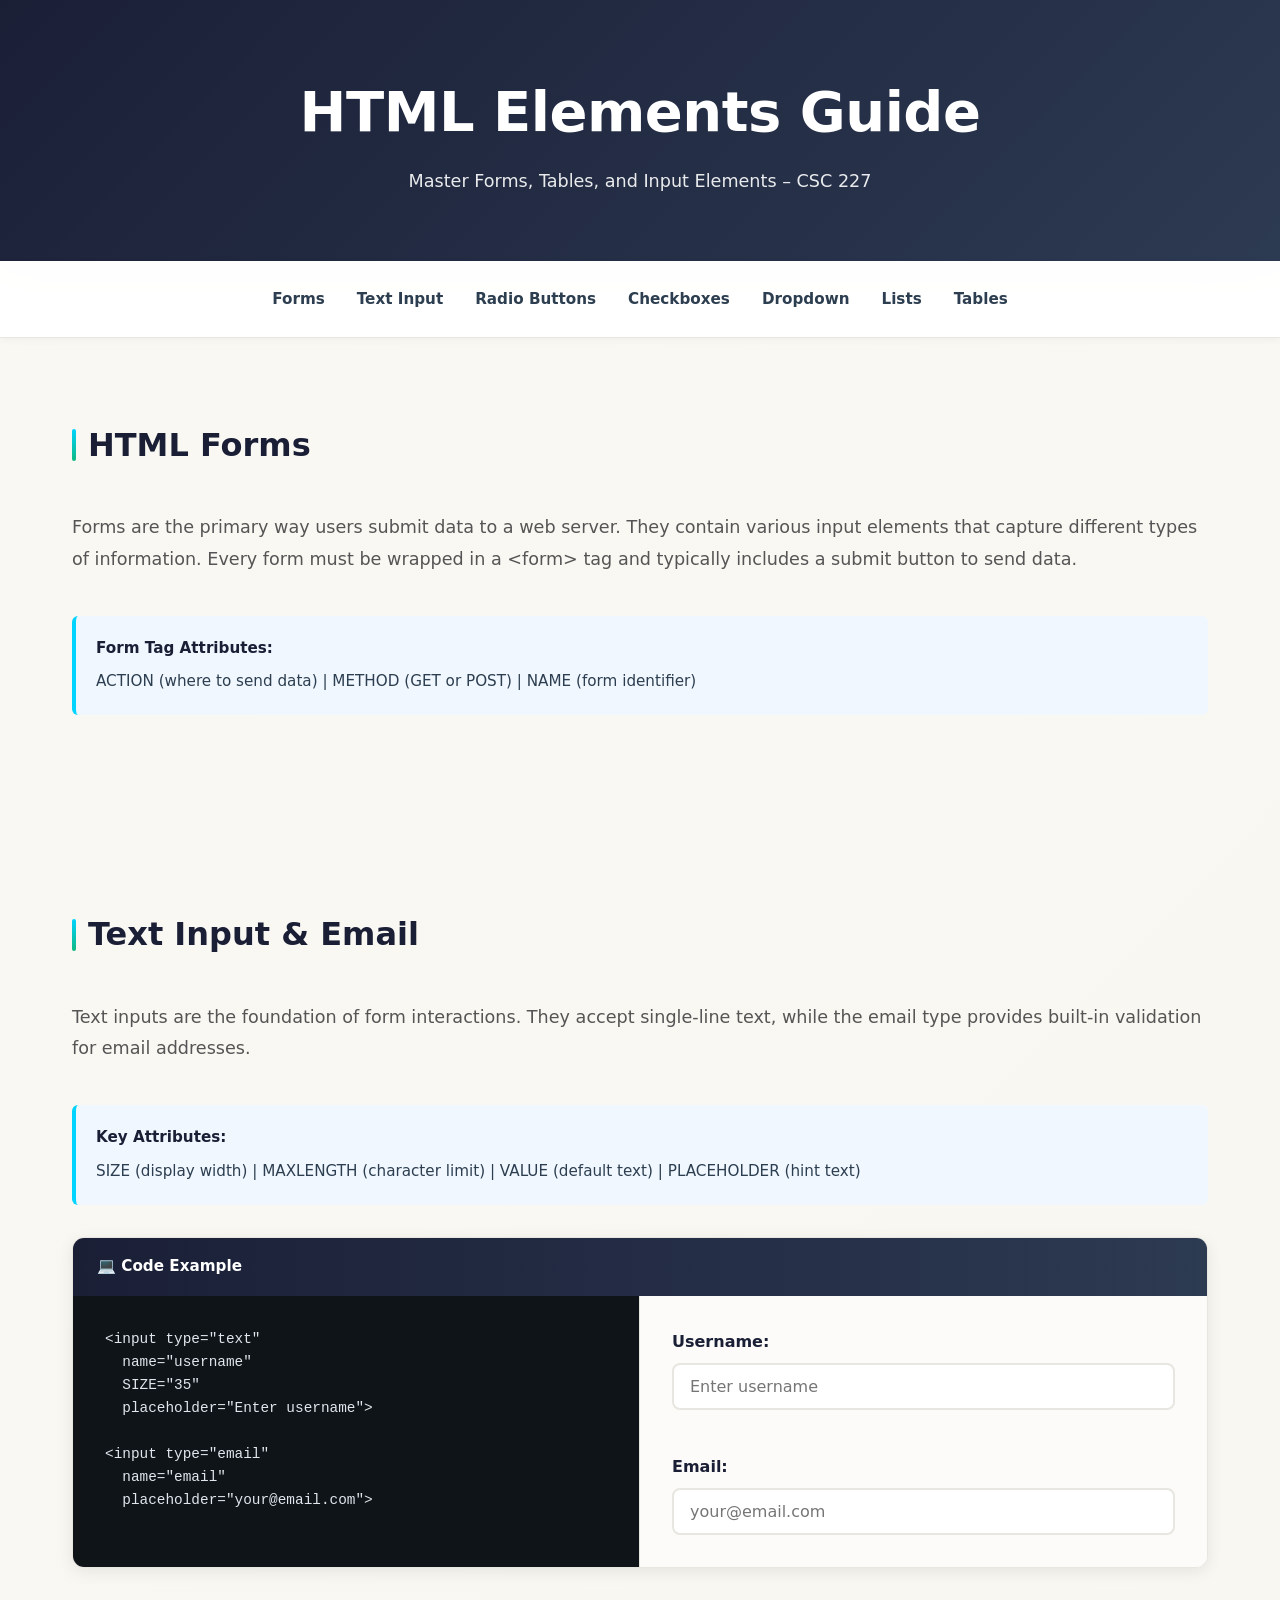
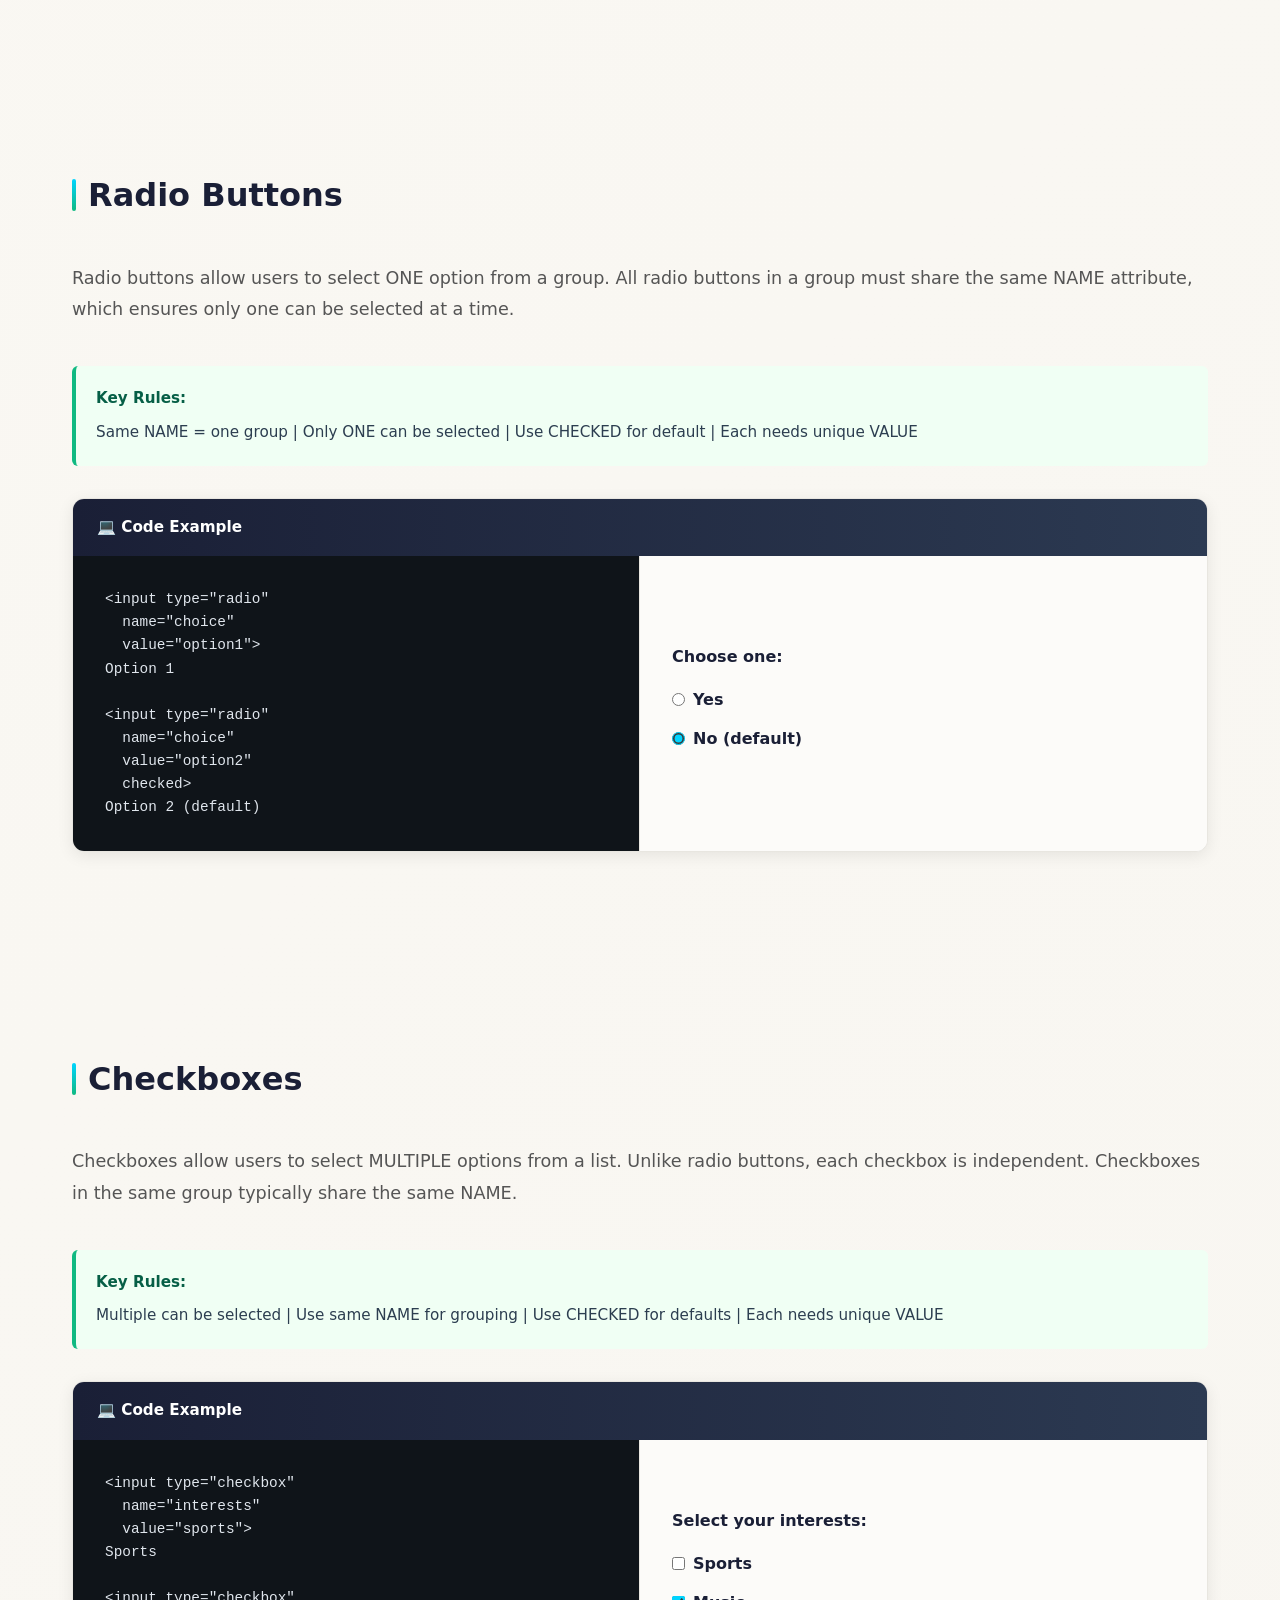
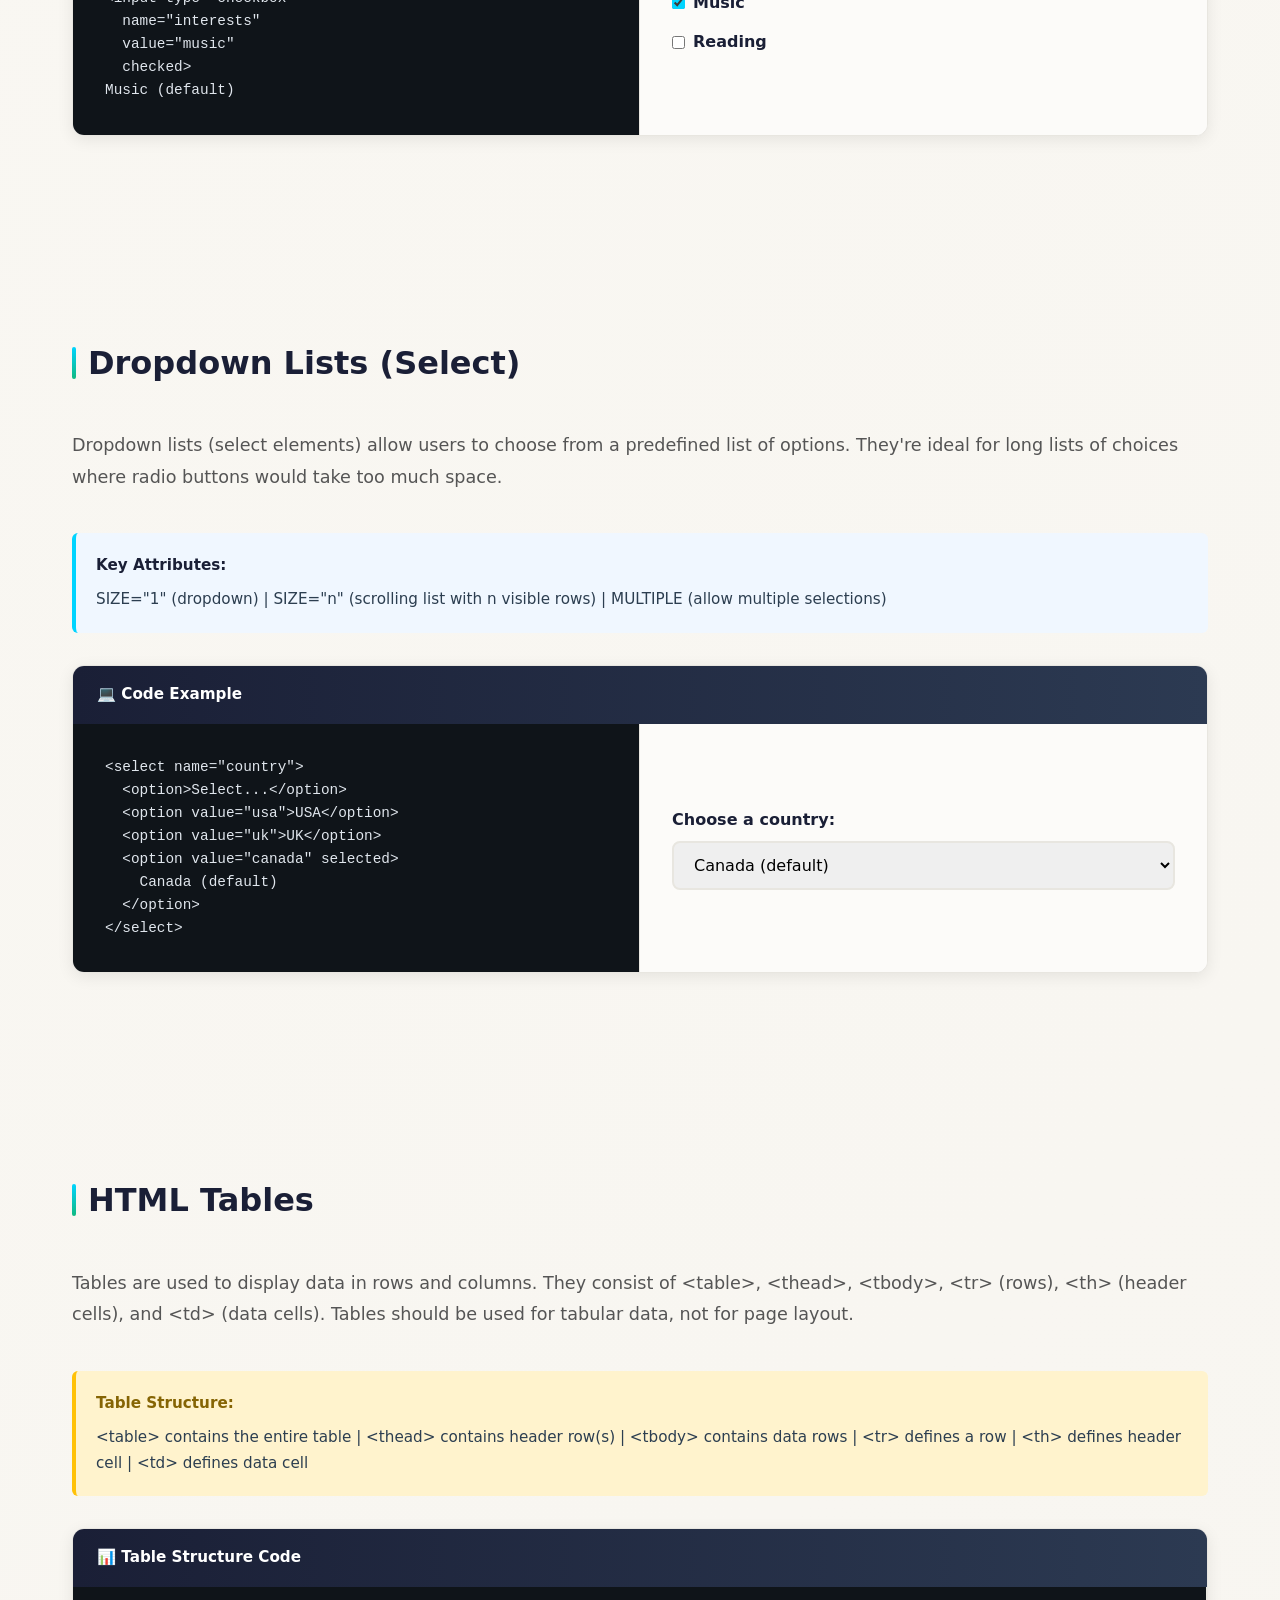
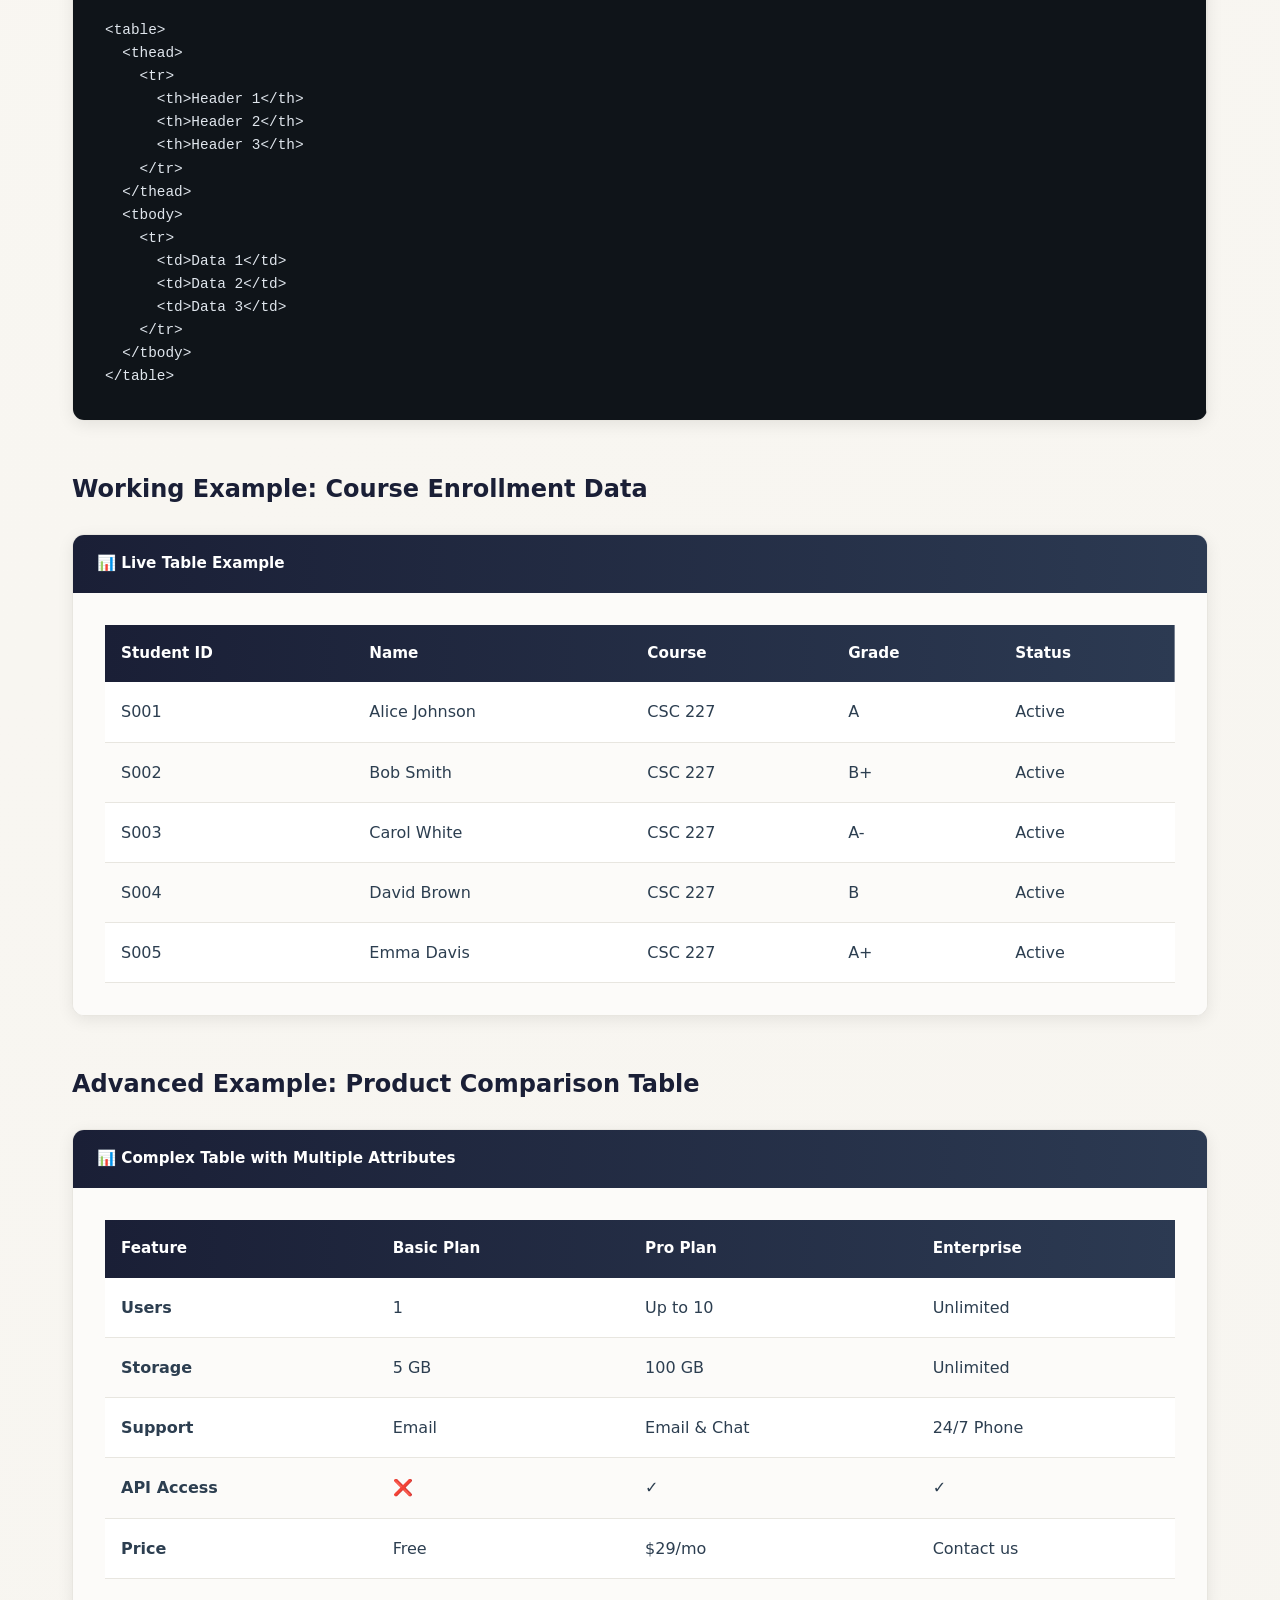
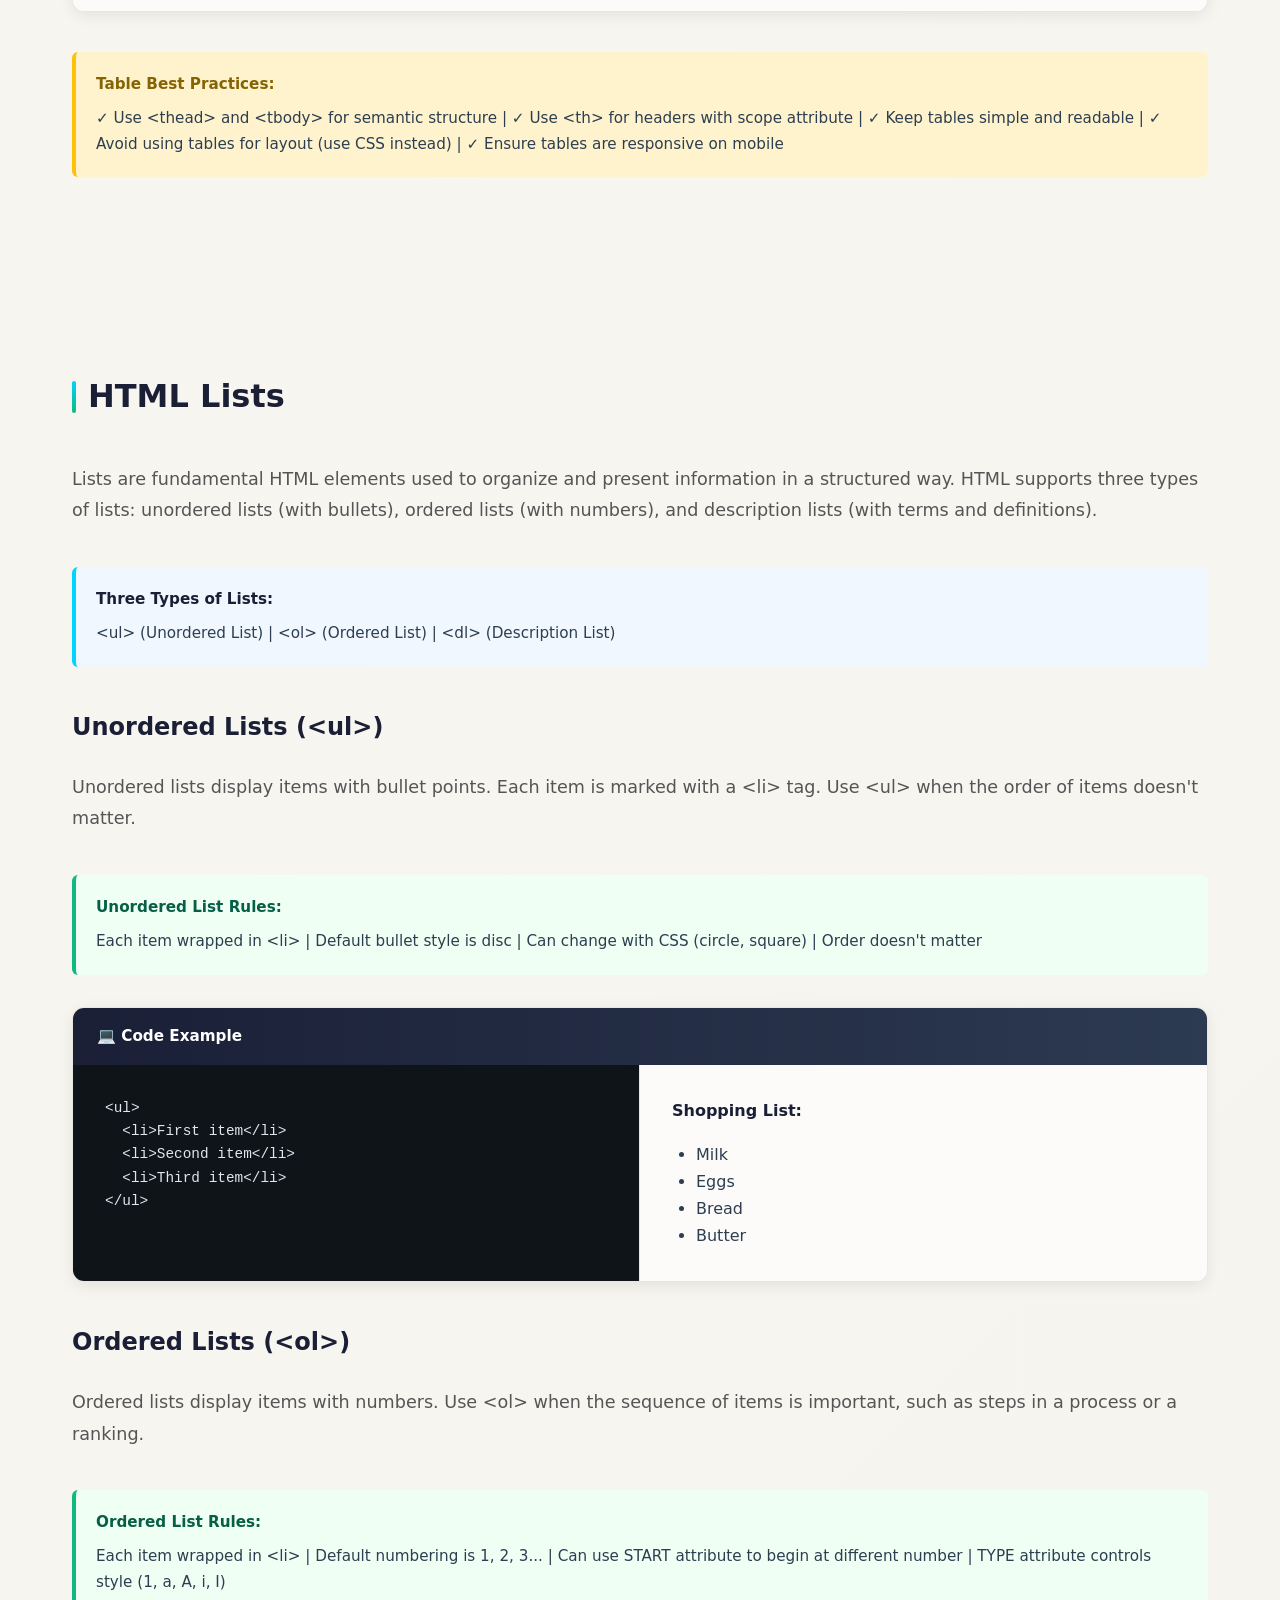
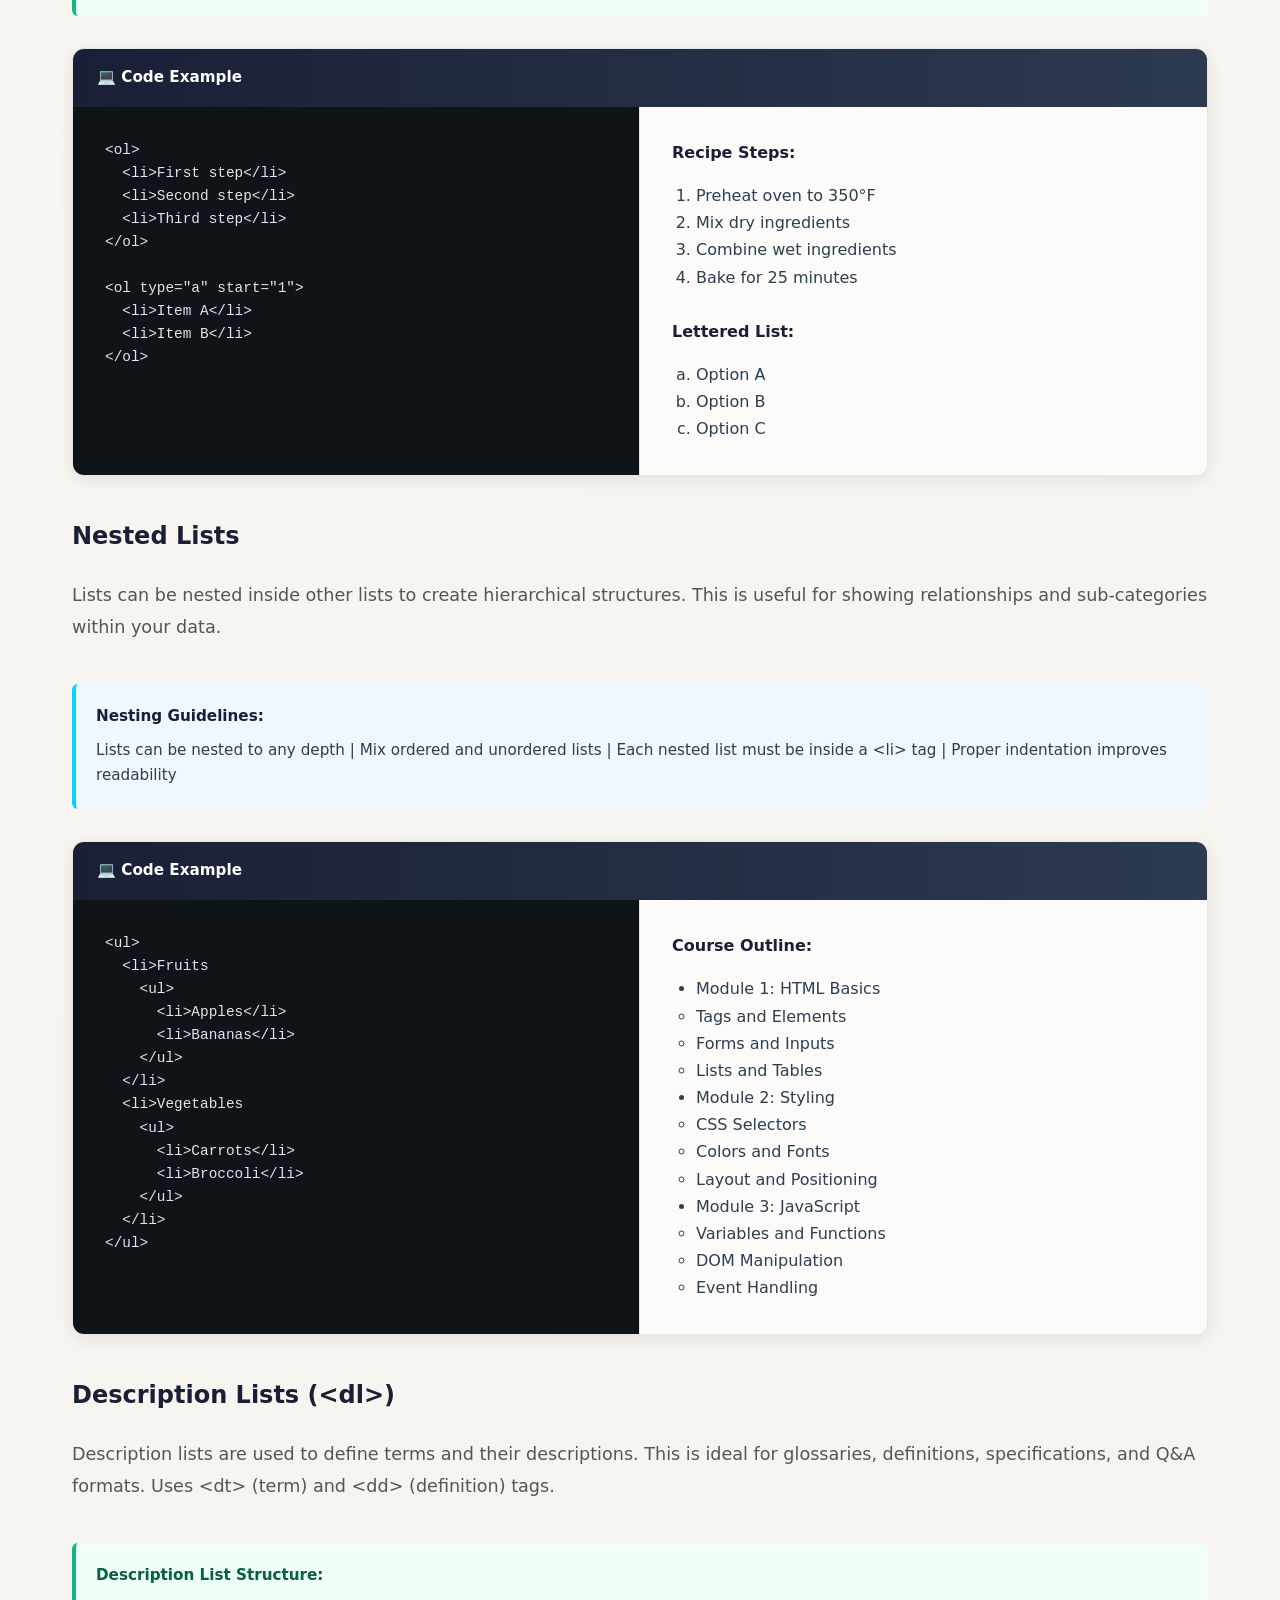
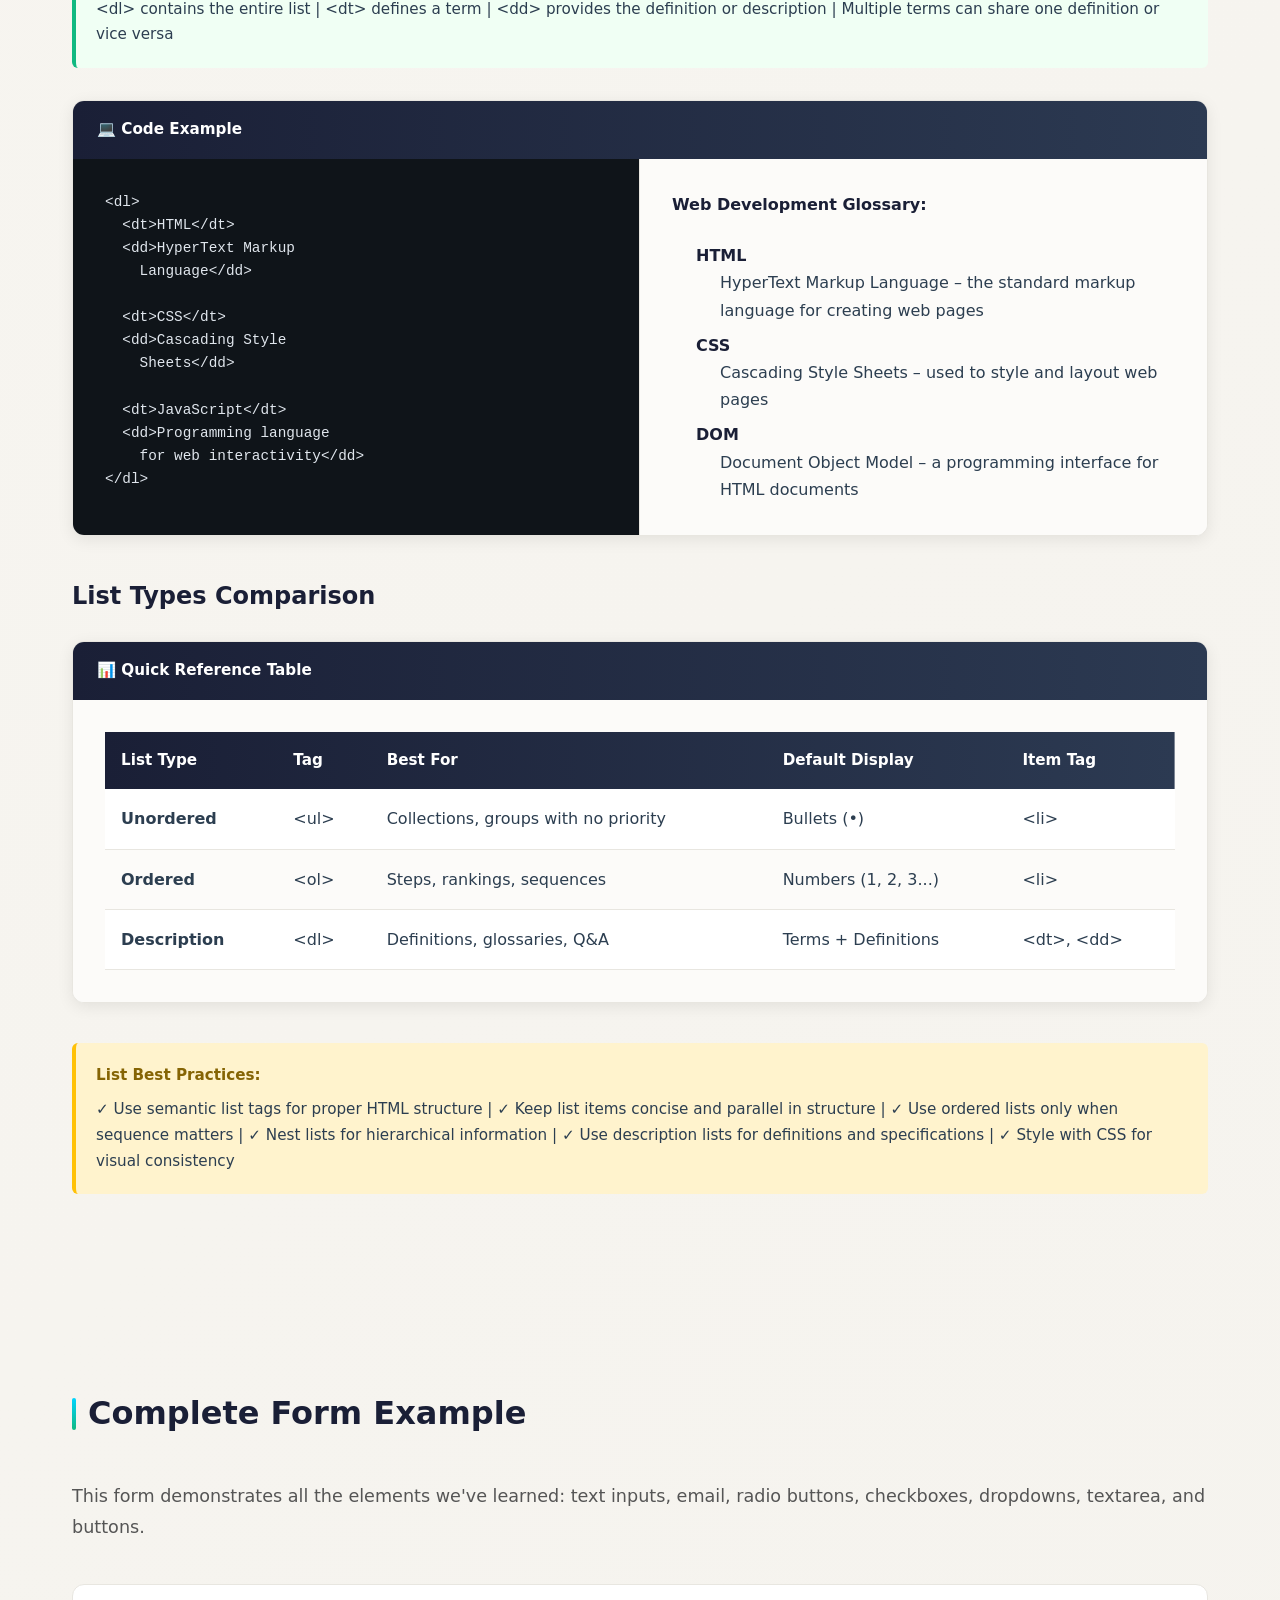
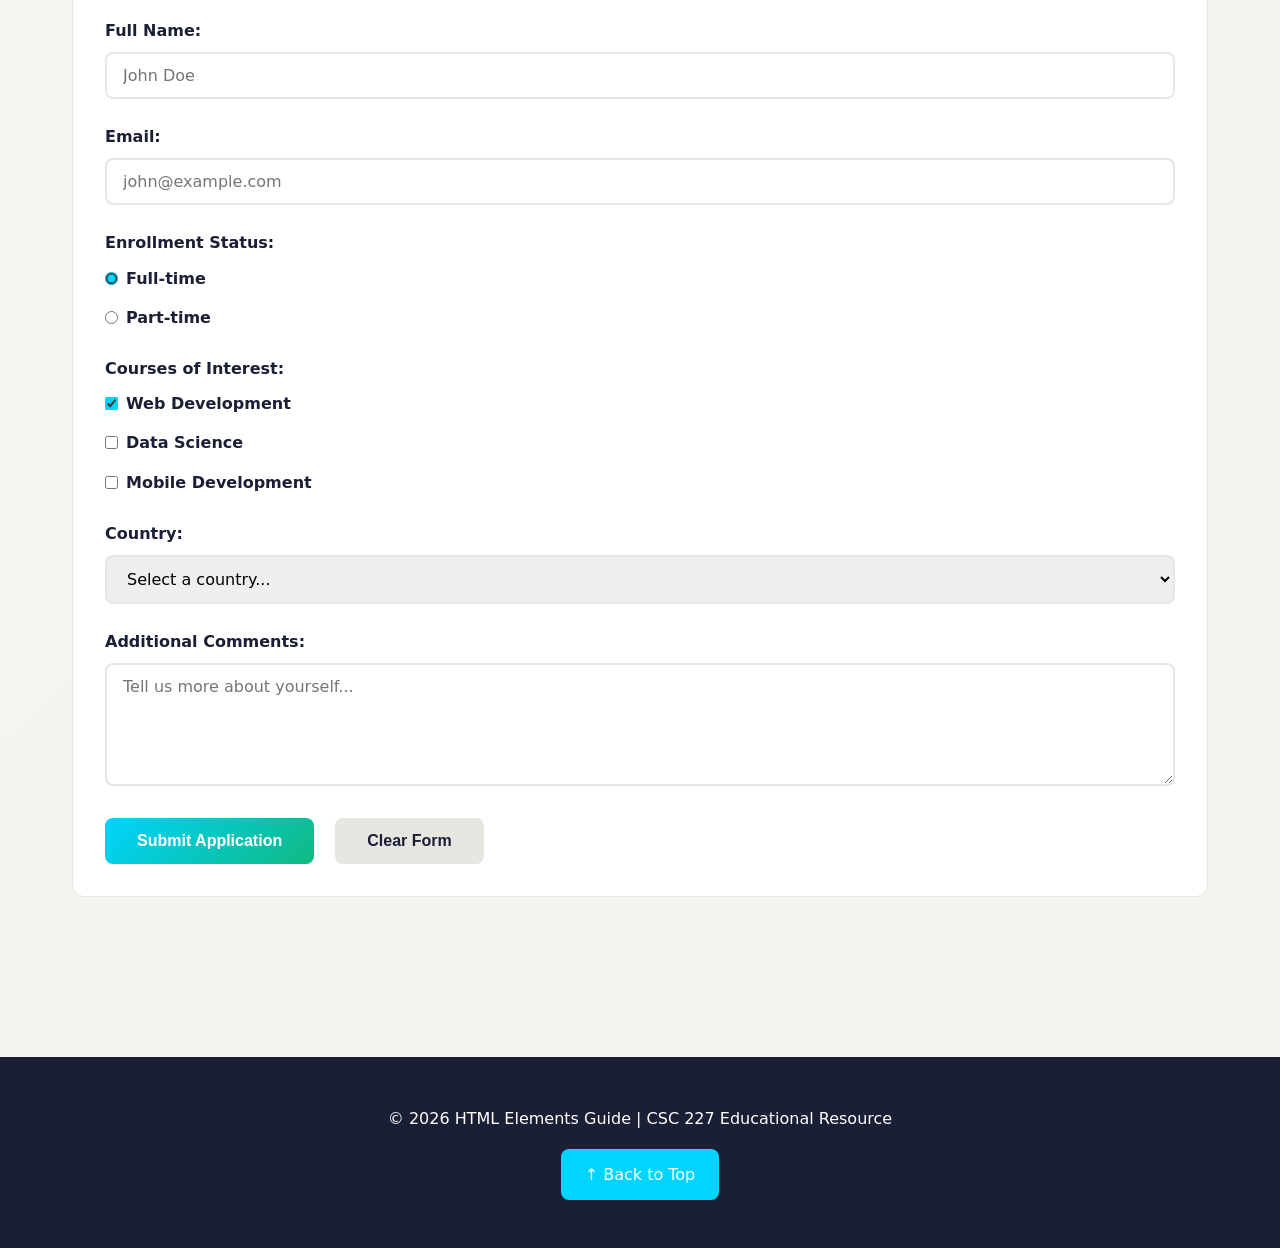
<file: index.html>
<!DOCTYPE html>
<html lang="en">
<head>
    <meta charset="UTF-8">
    <meta name="viewport" content="width=device-width, initial-scale=1.0">
    <title>HTML Elements Guide – CSC 227</title>
    <link rel="stylesheet" href="style.css">
</head>
<body>
    <header>
        <h1>HTML Elements Guide</h1>
        <p>Master Forms, Tables, and Input Elements – CSC 227</p>
    </header>

    <nav>
        <ul>
            <li><a href="#forms">Forms</a></li>
            <li><a href="#text-input">Text Input</a></li>
            <li><a href="#radio">Radio Buttons</a></li>
            <li><a href="#checkboxes">Checkboxes</a></li>
            <li><a href="#select">Dropdown</a></li>
            <li><a href="#lists">Lists</a></li>
            <li><a href="#tables">Tables</a></li>
        </ul>
    </nav>

    <div class="container">
        <!-- FORMS SECTION -->
        <section id="forms">
            <h2>HTML Forms</h2>
            <p class="section-intro">Forms are the primary way users submit data to a web server. They contain various input elements that capture different types of information. Every form must be wrapped in a &lt;form&gt; tag and typically includes a submit button to send data.</p>

            <div class="attributes-block">
                <strong>Form Tag Attributes:</strong>
                ACTION (where to send data) | METHOD (GET or POST) | NAME (form identifier)
            </div>
        </section>

        <!-- TEXT INPUT SECTION -->
        <section id="text-input">
            <h2>Text Input & Email</h2>
            <p class="section-intro">Text inputs are the foundation of form interactions. They accept single-line text, while the email type provides built-in validation for email addresses.</p>

            <div class="attributes-block">
                <strong>Key Attributes:</strong>
                SIZE (display width) | MAXLENGTH (character limit) | VALUE (default text) | PLACEHOLDER (hint text)
            </div>

            <div class="example-block">
                <div class="example-header">💻 Code Example</div>
                <div class="example-layout">
                    <div class="code-section"><code>&lt;input type="text" 
  name="username" 
  SIZE="35"
  placeholder="Enter username"&gt;

&lt;input type="email" 
  name="email"
  placeholder="your@email.com"&gt;</code></div>
                    <div class="preview-section">
                        <label>Username:</label>
                        <input type="text" name="username" SIZE="35" placeholder="Enter username">
                        <br>
                        <label style="margin-top: 1rem;">Email:</label>
                        <input type="email" name="email" placeholder="your@email.com">
                    </div>
                </div>
            </div>
        </section>

        <!-- RADIO BUTTONS SECTION -->
        <section id="radio">
            <h2>Radio Buttons</h2>
            <p class="section-intro">Radio buttons allow users to select ONE option from a group. All radio buttons in a group must share the same NAME attribute, which ensures only one can be selected at a time.</p>

            <div class="rules-block">
                <strong>Key Rules:</strong>
                Same NAME = one group | Only ONE can be selected | Use CHECKED for default | Each needs unique VALUE
            </div>

            <div class="example-block">
                <div class="example-header">💻 Code Example</div>
                <div class="example-layout">
                    <div class="code-section"><code>&lt;input type="radio" 
  name="choice" 
  value="option1"&gt;
Option 1

&lt;input type="radio" 
  name="choice" 
  value="option2"
  checked&gt;
Option 2 (default)</code></div>
                    <div class="preview-section">
                        <label style="display: block; margin-bottom: 1rem;">Choose one:</label>
                        <div class="radio-option">
                            <input type="radio" name="choice" value="yes" id="yes">
                            <label for="yes" style="margin-bottom: 0;">Yes</label>
                        </div>
                        <div class="radio-option">
                            <input type="radio" name="choice" value="no" id="no" checked>
                            <label for="no" style="margin-bottom: 0;">No (default)</label>
                        </div>
                    </div>
                </div>
            </div>
        </section>

        <!-- CHECKBOXES SECTION -->
        <section id="checkboxes">
            <h2>Checkboxes</h2>
            <p class="section-intro">Checkboxes allow users to select MULTIPLE options from a list. Unlike radio buttons, each checkbox is independent. Checkboxes in the same group typically share the same NAME.</p>

            <div class="rules-block">
                <strong>Key Rules:</strong>
                Multiple can be selected | Use same NAME for grouping | Use CHECKED for defaults | Each needs unique VALUE
            </div>

            <div class="example-block">
                <div class="example-header">💻 Code Example</div>
                <div class="example-layout">
                    <div class="code-section"><code>&lt;input type="checkbox" 
  name="interests" 
  value="sports"&gt;
Sports

&lt;input type="checkbox" 
  name="interests" 
  value="music"
  checked&gt;
Music (default)</code></div>
                    <div class="preview-section">
                        <label style="display: block; margin-bottom: 1rem;">Select your interests:</label>
                        <div class="checkbox-option">
                            <input type="checkbox" name="interests" value="sports" id="sports">
                            <label for="sports" style="margin-bottom: 0;">Sports</label>
                        </div>
                        <div class="checkbox-option">
                            <input type="checkbox" name="interests" value="music" id="music" checked>
                            <label for="music" style="margin-bottom: 0;">Music</label>
                        </div>
                        <div class="checkbox-option">
                            <input type="checkbox" name="interests" value="reading" id="reading">
                            <label for="reading" style="margin-bottom: 0;">Reading</label>
                        </div>
                    </div>
                </div>
            </div>
        </section>

        <!-- DROPDOWN SECTION -->
        <section id="select">
            <h2>Dropdown Lists (Select)</h2>
            <p class="section-intro">Dropdown lists (select elements) allow users to choose from a predefined list of options. They're ideal for long lists of choices where radio buttons would take too much space.</p>

            <div class="attributes-block">
                <strong>Key Attributes:</strong>
                SIZE="1" (dropdown) | SIZE="n" (scrolling list with n visible rows) | MULTIPLE (allow multiple selections)
            </div>

            <div class="example-block">
                <div class="example-header">💻 Code Example</div>
                <div class="example-layout">
                    <div class="code-section"><code>&lt;select name="country"&gt;
  &lt;option&gt;Select...&lt;/option&gt;
  &lt;option value="usa"&gt;USA&lt;/option&gt;
  &lt;option value="uk"&gt;UK&lt;/option&gt;
  &lt;option value="canada" selected&gt;
    Canada (default)
  &lt;/option&gt;
&lt;/select&gt;</code></div>
                    <div class="preview-section">
                        <label>Choose a country:</label>
                        <select name="country">
                            <option>Select...</option>
                            <option value="usa">USA</option>
                            <option value="uk">UK</option>
                            <option value="canada" selected>Canada (default)</option>
                            <option value="australia">Australia</option>
                        </select>
                    </div>
                </div>
            </div>
        </section>

        <!-- TABLES SECTION -->
        <section id="tables">
            <h2>HTML Tables</h2>
            <p class="section-intro">Tables are used to display data in rows and columns. They consist of &lt;table&gt;, &lt;thead&gt;, &lt;tbody&gt;, &lt;tr&gt; (rows), &lt;th&gt; (header cells), and &lt;td&gt; (data cells). Tables should be used for tabular data, not for page layout.</p>

            <div class="table-info">
                <strong>Table Structure:</strong>
                &lt;table&gt; contains the entire table | &lt;thead&gt; contains header row(s) | &lt;tbody&gt; contains data rows | &lt;tr&gt; defines a row | &lt;th&gt; defines header cell | &lt;td&gt; defines data cell
            </div>

            <div class="example-block">
                <div class="example-header">📊 Table Structure Code</div>
                <div class="code-section"><code>&lt;table&gt;
  &lt;thead&gt;
    &lt;tr&gt;
      &lt;th&gt;Header 1&lt;/th&gt;
      &lt;th&gt;Header 2&lt;/th&gt;
      &lt;th&gt;Header 3&lt;/th&gt;
    &lt;/tr&gt;
  &lt;/thead&gt;
  &lt;tbody&gt;
    &lt;tr&gt;
      &lt;td&gt;Data 1&lt;/td&gt;
      &lt;td&gt;Data 2&lt;/td&gt;
      &lt;td&gt;Data 3&lt;/td&gt;
    &lt;/tr&gt;
  &lt;/tbody&gt;
&lt;/table&gt;</code></div>
            </div>

            <h3 style="font-size: 1.5rem; margin-top: 3rem; margin-bottom: 1.5rem; color: var(--primary);">Working Example: Course Enrollment Data</h3>
            <div class="example-block">
                <div class="example-header">📊 Live Table Example</div>
                <div style="padding: 2rem; background: #fcfbf9;">
                    <table>
                        <thead>
                            <tr>
                                <th>Student ID</th>
                                <th>Name</th>
                                <th>Course</th>
                                <th>Grade</th>
                                <th>Status</th>
                            </tr>
                        </thead>
                        <tbody>
                            <tr>
                                <td>S001</td>
                                <td>Alice Johnson</td>
                                <td>CSC 227</td>
                                <td>A</td>
                                <td>Active</td>
                            </tr>
                            <tr>
                                <td>S002</td>
                                <td>Bob Smith</td>
                                <td>CSC 227</td>
                                <td>B+</td>
                                <td>Active</td>
                            </tr>
                            <tr>
                                <td>S003</td>
                                <td>Carol White</td>
                                <td>CSC 227</td>
                                <td>A-</td>
                                <td>Active</td>
                            </tr>
                            <tr>
                                <td>S004</td>
                                <td>David Brown</td>
                                <td>CSC 227</td>
                                <td>B</td>
                                <td>Active</td>
                            </tr>
                            <tr>
                                <td>S005</td>
                                <td>Emma Davis</td>
                                <td>CSC 227</td>
                                <td>A+</td>
                                <td>Active</td>
                            </tr>
                        </tbody>
                    </table>
                </div>
            </div>

            <h3 style="font-size: 1.5rem; margin-top: 3rem; margin-bottom: 1.5rem; color: var(--primary);">Advanced Example: Product Comparison Table</h3>
            <div class="example-block">
                <div class="example-header">📊 Complex Table with Multiple Attributes</div>
                <div style="padding: 2rem; background: #fcfbf9;">
                    <table>
                        <thead>
                            <tr>
                                <th>Feature</th>
                                <th>Basic Plan</th>
                                <th>Pro Plan</th>
                                <th>Enterprise</th>
                            </tr>
                        </thead>
                        <tbody>
                            <tr>
                                <td><strong>Users</strong></td>
                                <td>1</td>
                                <td>Up to 10</td>
                                <td>Unlimited</td>
                            </tr>
                            <tr>
                                <td><strong>Storage</strong></td>
                                <td>5 GB</td>
                                <td>100 GB</td>
                                <td>Unlimited</td>
                            </tr>
                            <tr>
                                <td><strong>Support</strong></td>
                                <td>Email</td>
                                <td>Email & Chat</td>
                                <td>24/7 Phone</td>
                            </tr>
                            <tr>
                                <td><strong>API Access</strong></td>
                                <td>❌</td>
                                <td>✓</td>
                                <td>✓</td>
                            </tr>
                            <tr>
                                <td><strong>Price</strong></td>
                                <td>Free</td>
                                <td>$29/mo</td>
                                <td>Contact us</td>
                            </tr>
                        </tbody>
                    </table>
                </div>
            </div>

            <div class="table-info" style="margin-top: 2rem;">
                <strong>Table Best Practices:</strong>
                ✓ Use &lt;thead&gt; and &lt;tbody&gt; for semantic structure | ✓ Use &lt;th&gt; for headers with scope attribute | ✓ Keep tables simple and readable | ✓ Avoid using tables for layout (use CSS instead) | ✓ Ensure tables are responsive on mobile
            </div>
        </section>

        <!-- LISTS SECTION -->
        <section id="lists">
            <h2>HTML Lists</h2>
            <p class="section-intro">Lists are fundamental HTML elements used to organize and present information in a structured way. HTML supports three types of lists: unordered lists (with bullets), ordered lists (with numbers), and description lists (with terms and definitions).</p>

            <div class="attributes-block">
                <strong>Three Types of Lists:</strong>
                &lt;ul&gt; (Unordered List) | &lt;ol&gt; (Ordered List) | &lt;dl&gt; (Description List)
            </div>

            <!-- UNORDERED LISTS -->
            <h3 style="font-size: 1.5rem; margin-top: 2.5rem; margin-bottom: 1.5rem; color: var(--primary);">Unordered Lists (&lt;ul&gt;)</h3>
            <p class="section-intro">Unordered lists display items with bullet points. Each item is marked with a &lt;li&gt; tag. Use &lt;ul&gt; when the order of items doesn't matter.</p>

            <div class="rules-block">
                <strong>Unordered List Rules:</strong>
                Each item wrapped in &lt;li&gt; | Default bullet style is disc | Can change with CSS (circle, square) | Order doesn't matter
            </div>

            <div class="example-block">
                <div class="example-header">💻 Code Example</div>
                <div class="example-layout">
                    <div class="code-section"><code>&lt;ul&gt;
  &lt;li&gt;First item&lt;/li&gt;
  &lt;li&gt;Second item&lt;/li&gt;
  &lt;li&gt;Third item&lt;/li&gt;
&lt;/ul&gt;</code></div>
                    <div class="preview-section">
                        <label style="display: block; margin-bottom: 1rem;">Shopping List:</label>
                        <ul style="margin-left: 1.5rem;">
                            <li>Milk</li>
                            <li>Eggs</li>
                            <li>Bread</li>
                            <li>Butter</li>
                        </ul>
                    </div>
                </div>
            </div>

            <!-- ORDERED LISTS -->
            <h3 style="font-size: 1.5rem; margin-top: 2.5rem; margin-bottom: 1.5rem; color: var(--primary);">Ordered Lists (&lt;ol&gt;)</h3>
            <p class="section-intro">Ordered lists display items with numbers. Use &lt;ol&gt; when the sequence of items is important, such as steps in a process or a ranking.</p>

            <div class="rules-block">
                <strong>Ordered List Rules:</strong>
                Each item wrapped in &lt;li&gt; | Default numbering is 1, 2, 3... | Can use START attribute to begin at different number | TYPE attribute controls style (1, a, A, i, I)
            </div>

            <div class="example-block">
                <div class="example-header">💻 Code Example</div>
                <div class="example-layout">
                    <div class="code-section"><code>&lt;ol&gt;
  &lt;li&gt;First step&lt;/li&gt;
  &lt;li&gt;Second step&lt;/li&gt;
  &lt;li&gt;Third step&lt;/li&gt;
&lt;/ol&gt;

&lt;ol type="a" start="1"&gt;
  &lt;li&gt;Item A&lt;/li&gt;
  &lt;li&gt;Item B&lt;/li&gt;
&lt;/ol&gt;</code></div>
                    <div class="preview-section">
                        <label style="display: block; margin-bottom: 1rem;">Recipe Steps:</label>
                        <ol style="margin-left: 1.5rem;">
                            <li>Preheat oven to 350°F</li>
                            <li>Mix dry ingredients</li>
                            <li>Combine wet ingredients</li>
                            <li>Bake for 25 minutes</li>
                        </ol>
                        <br>
                        <label style="display: block; margin-bottom: 1rem;">Lettered List:</label>
                        <ol type="a" style="margin-left: 1.5rem;">
                            <li>Option A</li>
                            <li>Option B</li>
                            <li>Option C</li>
                        </ol>
                    </div>
                </div>
            </div>

            <!-- NESTED LISTS -->
            <h3 style="font-size: 1.5rem; margin-top: 2.5rem; margin-bottom: 1.5rem; color: var(--primary);">Nested Lists</h3>
            <p class="section-intro">Lists can be nested inside other lists to create hierarchical structures. This is useful for showing relationships and sub-categories within your data.</p>

            <div class="attributes-block">
                <strong>Nesting Guidelines:</strong>
                Lists can be nested to any depth | Mix ordered and unordered lists | Each nested list must be inside a &lt;li&gt; tag | Proper indentation improves readability
            </div>

            <div class="example-block">
                <div class="example-header">💻 Code Example</div>
                <div class="example-layout">
                    <div class="code-section"><code>&lt;ul&gt;
  &lt;li&gt;Fruits
    &lt;ul&gt;
      &lt;li&gt;Apples&lt;/li&gt;
      &lt;li&gt;Bananas&lt;/li&gt;
    &lt;/ul&gt;
  &lt;/li&gt;
  &lt;li&gt;Vegetables
    &lt;ul&gt;
      &lt;li&gt;Carrots&lt;/li&gt;
      &lt;li&gt;Broccoli&lt;/li&gt;
    &lt;/ul&gt;
  &lt;/li&gt;
&lt;/ul&gt;</code></div>
                    <div class="preview-section">
                        <label style="display: block; margin-bottom: 1rem;">Course Outline:</label>
                        <ul style="margin-left: 1.5rem;">
                            <li>Module 1: HTML Basics
                                <ul>
                                    <li>Tags and Elements</li>
                                    <li>Forms and Inputs</li>
                                    <li>Lists and Tables</li>
                                </ul>
                            </li>
                            <li>Module 2: Styling
                                <ul>
                                    <li>CSS Selectors</li>
                                    <li>Colors and Fonts</li>
                                    <li>Layout and Positioning</li>
                                </ul>
                            </li>
                            <li>Module 3: JavaScript
                                <ul>
                                    <li>Variables and Functions</li>
                                    <li>DOM Manipulation</li>
                                    <li>Event Handling</li>
                                </ul>
                            </li>
                        </ul>
                    </div>
                </div>
            </div>

            <!-- DESCRIPTION LISTS -->
            <h3 style="font-size: 1.5rem; margin-top: 2.5rem; margin-bottom: 1.5rem; color: var(--primary);">Description Lists (&lt;dl&gt;)</h3>
            <p class="section-intro">Description lists are used to define terms and their descriptions. This is ideal for glossaries, definitions, specifications, and Q&A formats. Uses &lt;dt&gt; (term) and &lt;dd&gt; (definition) tags.</p>

            <div class="rules-block">
                <strong>Description List Structure:</strong>
                &lt;dl&gt; contains the entire list | &lt;dt&gt; defines a term | &lt;dd&gt; provides the definition or description | Multiple terms can share one definition or vice versa
            </div>

            <div class="example-block">
                <div class="example-header">💻 Code Example</div>
                <div class="example-layout">
                    <div class="code-section"><code>&lt;dl&gt;
  &lt;dt&gt;HTML&lt;/dt&gt;
  &lt;dd&gt;HyperText Markup 
    Language&lt;/dd&gt;

  &lt;dt&gt;CSS&lt;/dt&gt;
  &lt;dd&gt;Cascading Style 
    Sheets&lt;/dd&gt;

  &lt;dt&gt;JavaScript&lt;/dt&gt;
  &lt;dd&gt;Programming language 
    for web interactivity&lt;/dd&gt;
&lt;/dl&gt;</code></div>
                    <div class="preview-section">
                        <label style="display: block; margin-bottom: 1rem;">Web Development Glossary:</label>
                        <dl style="margin-left: 1.5rem;">
                            <dt style="font-weight: 600; color: var(--primary); margin-top: 0.5rem;">HTML</dt>
                            <dd style="margin-left: 1.5rem; margin-bottom: 0.5rem;">HyperText Markup Language – the standard markup language for creating web pages</dd>
                            
                            <dt style="font-weight: 600; color: var(--primary); margin-top: 0.5rem;">CSS</dt>
                            <dd style="margin-left: 1.5rem; margin-bottom: 0.5rem;">Cascading Style Sheets – used to style and layout web pages</dd>
                            
                            <dt style="font-weight: 600; color: var(--primary); margin-top: 0.5rem;">DOM</dt>
                            <dd style="margin-left: 1.5rem;">Document Object Model – a programming interface for HTML documents</dd>
                        </dl>
                    </div>
                </div>
            </div>

            <!-- COMPREHENSIVE COMPARISON TABLE -->
            <h3 style="font-size: 1.5rem; margin-top: 2.5rem; margin-bottom: 1.5rem; color: var(--primary);">List Types Comparison</h3>
            <div class="example-block">
                <div class="example-header">📊 Quick Reference Table</div>
                <div style="padding: 2rem; background: #fcfbf9;">
                    <table>
                        <thead>
                            <tr>
                                <th>List Type</th>
                                <th>Tag</th>
                                <th>Best For</th>
                                <th>Default Display</th>
                                <th>Item Tag</th>
                            </tr>
                        </thead>
                        <tbody>
                            <tr>
                                <td><strong>Unordered</strong></td>
                                <td>&lt;ul&gt;</td>
                                <td>Collections, groups with no priority</td>
                                <td>Bullets (•)</td>
                                <td>&lt;li&gt;</td>
                            </tr>
                            <tr>
                                <td><strong>Ordered</strong></td>
                                <td>&lt;ol&gt;</td>
                                <td>Steps, rankings, sequences</td>
                                <td>Numbers (1, 2, 3...)</td>
                                <td>&lt;li&gt;</td>
                            </tr>
                            <tr>
                                <td><strong>Description</strong></td>
                                <td>&lt;dl&gt;</td>
                                <td>Definitions, glossaries, Q&A</td>
                                <td>Terms + Definitions</td>
                                <td>&lt;dt&gt;, &lt;dd&gt;</td>
                            </tr>
                        </tbody>
                    </table>
                </div>
            </div>

            <div class="table-info" style="margin-top: 2rem;">
                <strong>List Best Practices:</strong>
                ✓ Use semantic list tags for proper HTML structure | ✓ Keep list items concise and parallel in structure | ✓ Use ordered lists only when sequence matters | ✓ Nest lists for hierarchical information | ✓ Use description lists for definitions and specifications | ✓ Style with CSS for visual consistency
            </div>
        </section>

        <!-- COMPLETE FORM EXAMPLE -->
        <section>
            <h2>Complete Form Example</h2>
            <p class="section-intro">This form demonstrates all the elements we've learned: text inputs, email, radio buttons, checkboxes, dropdowns, textarea, and buttons.</p>

            <form>
                <div class="form-group">
                    <label for="name">Full Name:</label>
                    <input type="text" id="name" name="name" placeholder="John Doe">
                </div>

                <div class="form-group">
                    <label for="email">Email:</label>
                    <input type="email" id="email" name="email" placeholder="john@example.com">
                </div>

                <div class="form-group">
                    <label>Enrollment Status:</label>
                    <div class="radio-group">
                        <div class="radio-option">
                            <input type="radio" id="full" name="enrollment" value="fulltime" checked>
                            <label for="full" style="margin-bottom: 0;">Full-time</label>
                        </div>
                        <div class="radio-option">
                            <input type="radio" id="part" name="enrollment" value="parttime">
                            <label for="part" style="margin-bottom: 0;">Part-time</label>
                        </div>
                    </div>
                </div>

                <div class="form-group">
                    <label>Courses of Interest:</label>
                    <div class="checkbox-group">
                        <div class="checkbox-option">
                            <input type="checkbox" id="web" name="courses" value="web" checked>
                            <label for="web" style="margin-bottom: 0;">Web Development</label>
                        </div>
                        <div class="checkbox-option">
                            <input type="checkbox" id="data" name="courses" value="data">
                            <label for="data" style="margin-bottom: 0;">Data Science</label>
                        </div>
                        <div class="checkbox-option">
                            <input type="checkbox" id="mobile" name="courses" value="mobile">
                            <label for="mobile" style="margin-bottom: 0;">Mobile Development</label>
                        </div>
                    </div>
                </div>

                <div class="form-group">
                    <label for="country">Country:</label>
                    <select id="country" name="country">
                        <option>Select a country...</option>
                        <option value="usa">United States</option>
                        <option value="canada">Canada</option>
                        <option value="uk">United Kingdom</option>
                        <option value="australia">Australia</option>
                    </select>
                </div>

                <div class="form-group">
                    <label for="comments">Additional Comments:</label>
                    <textarea id="comments" name="comments" COLS="50" ROWS="5" placeholder="Tell us more about yourself..."></textarea>
                </div>

                <input type="submit" value="Submit Application">
                <input type="reset" value="Clear Form">
            </form>
        </section>
    </div>

    <footer>
        <p>&copy; 2026 HTML Elements Guide | CSC 227 Educational Resource</p>
        <a href="#forms" class="back-to-top">↑ Back to Top</a>
    </footer>
</body>
</html>
</file>
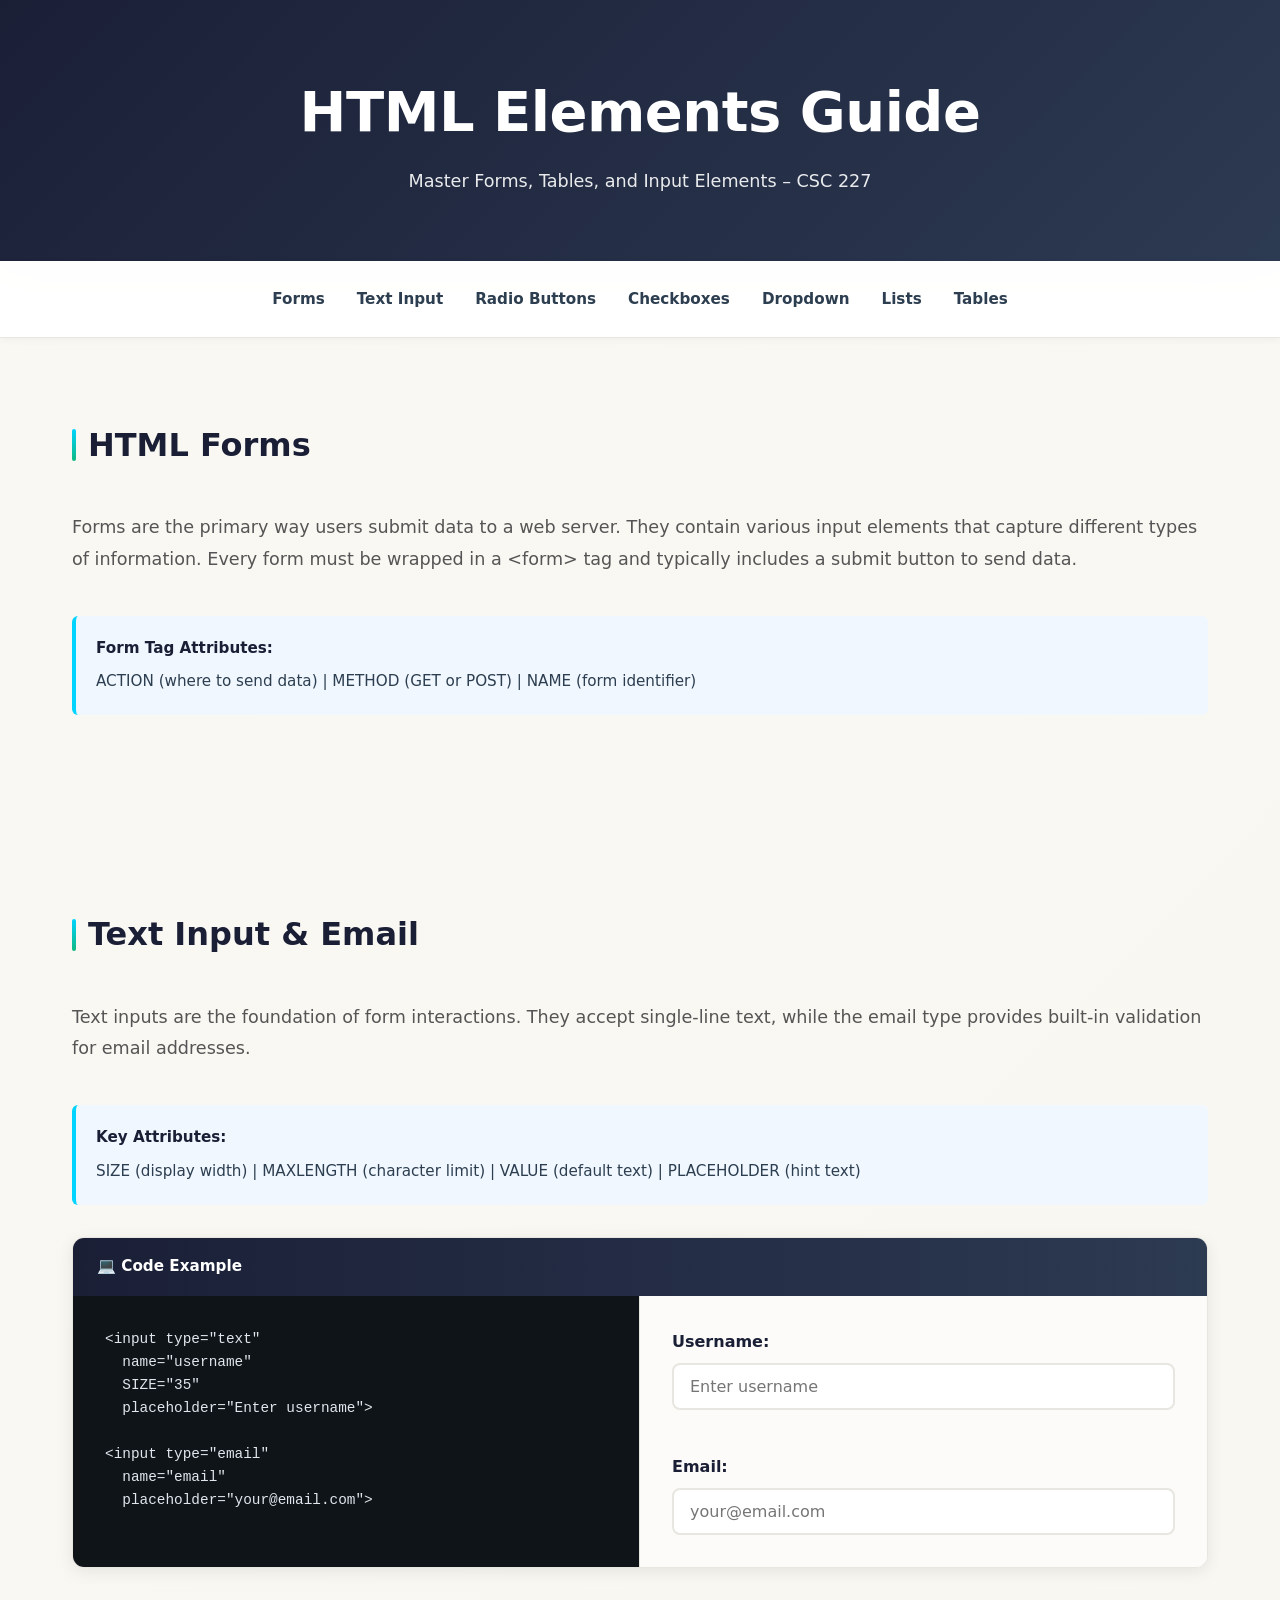
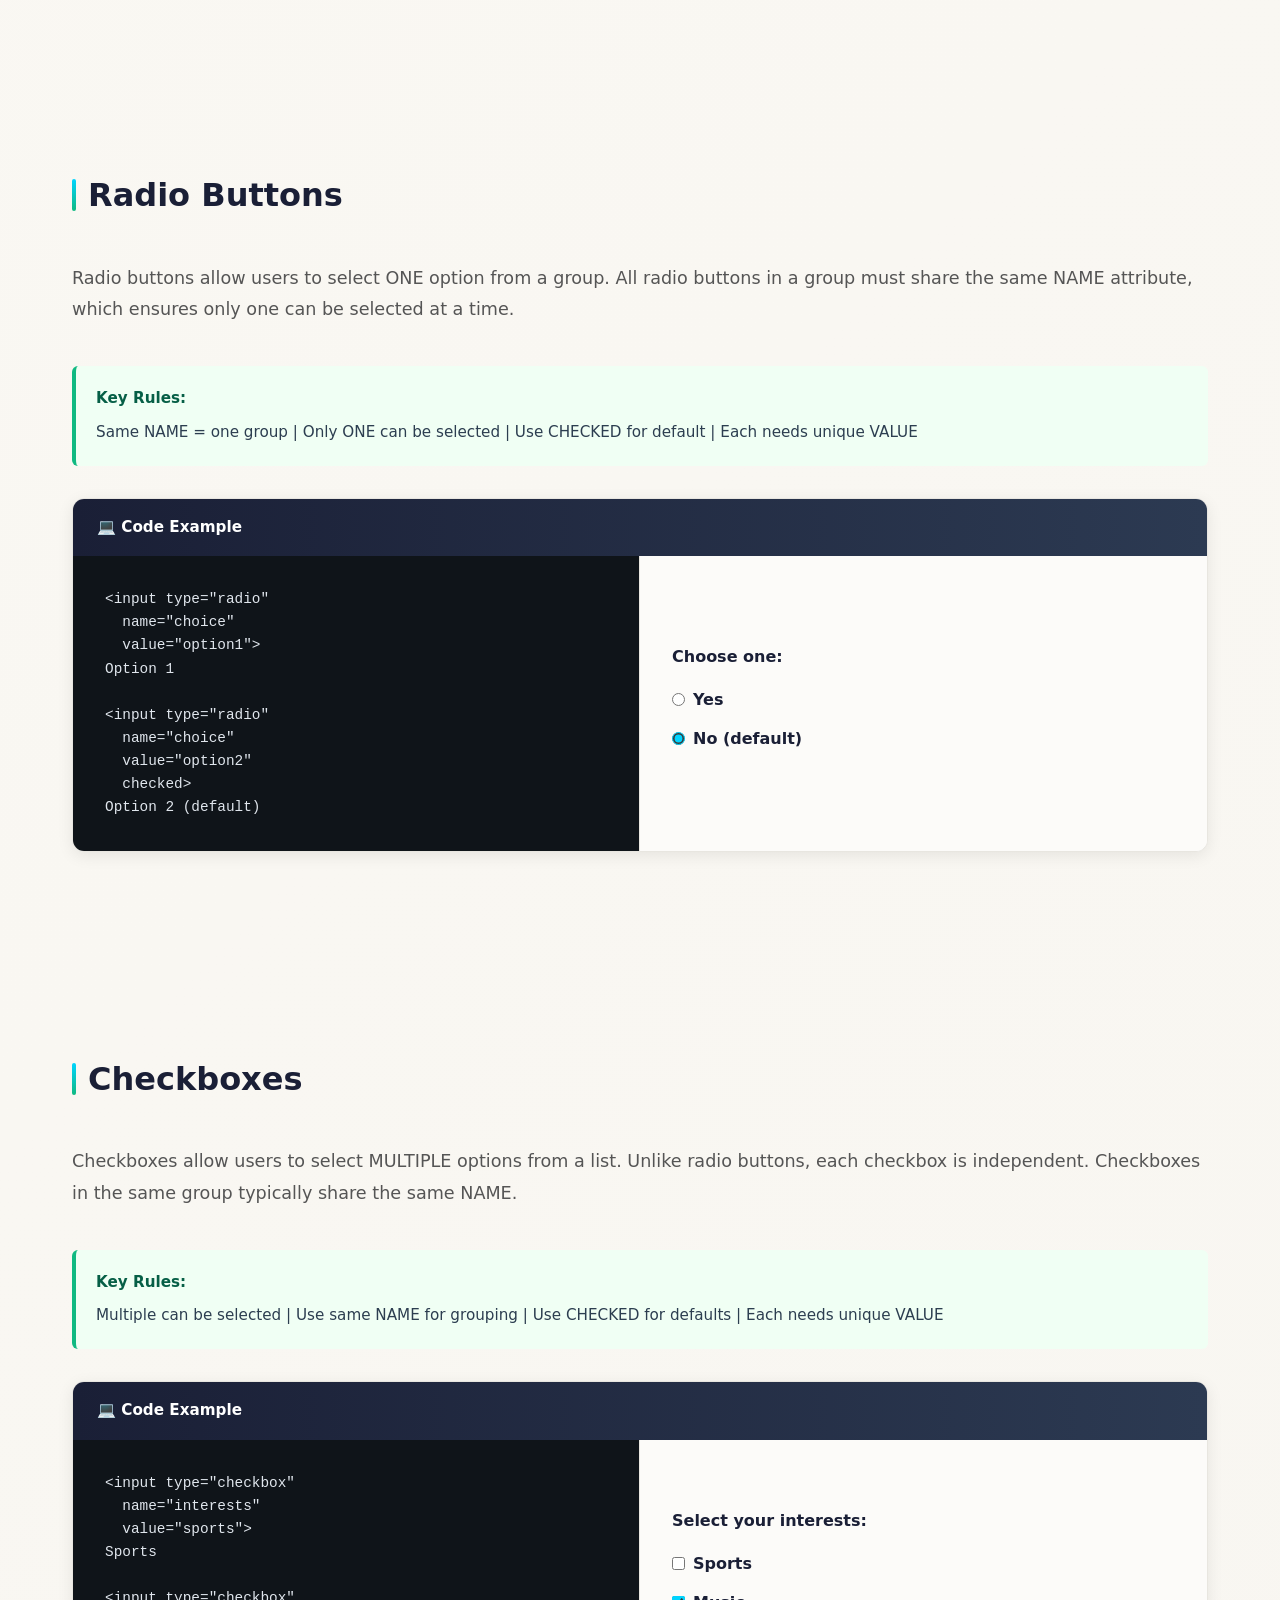
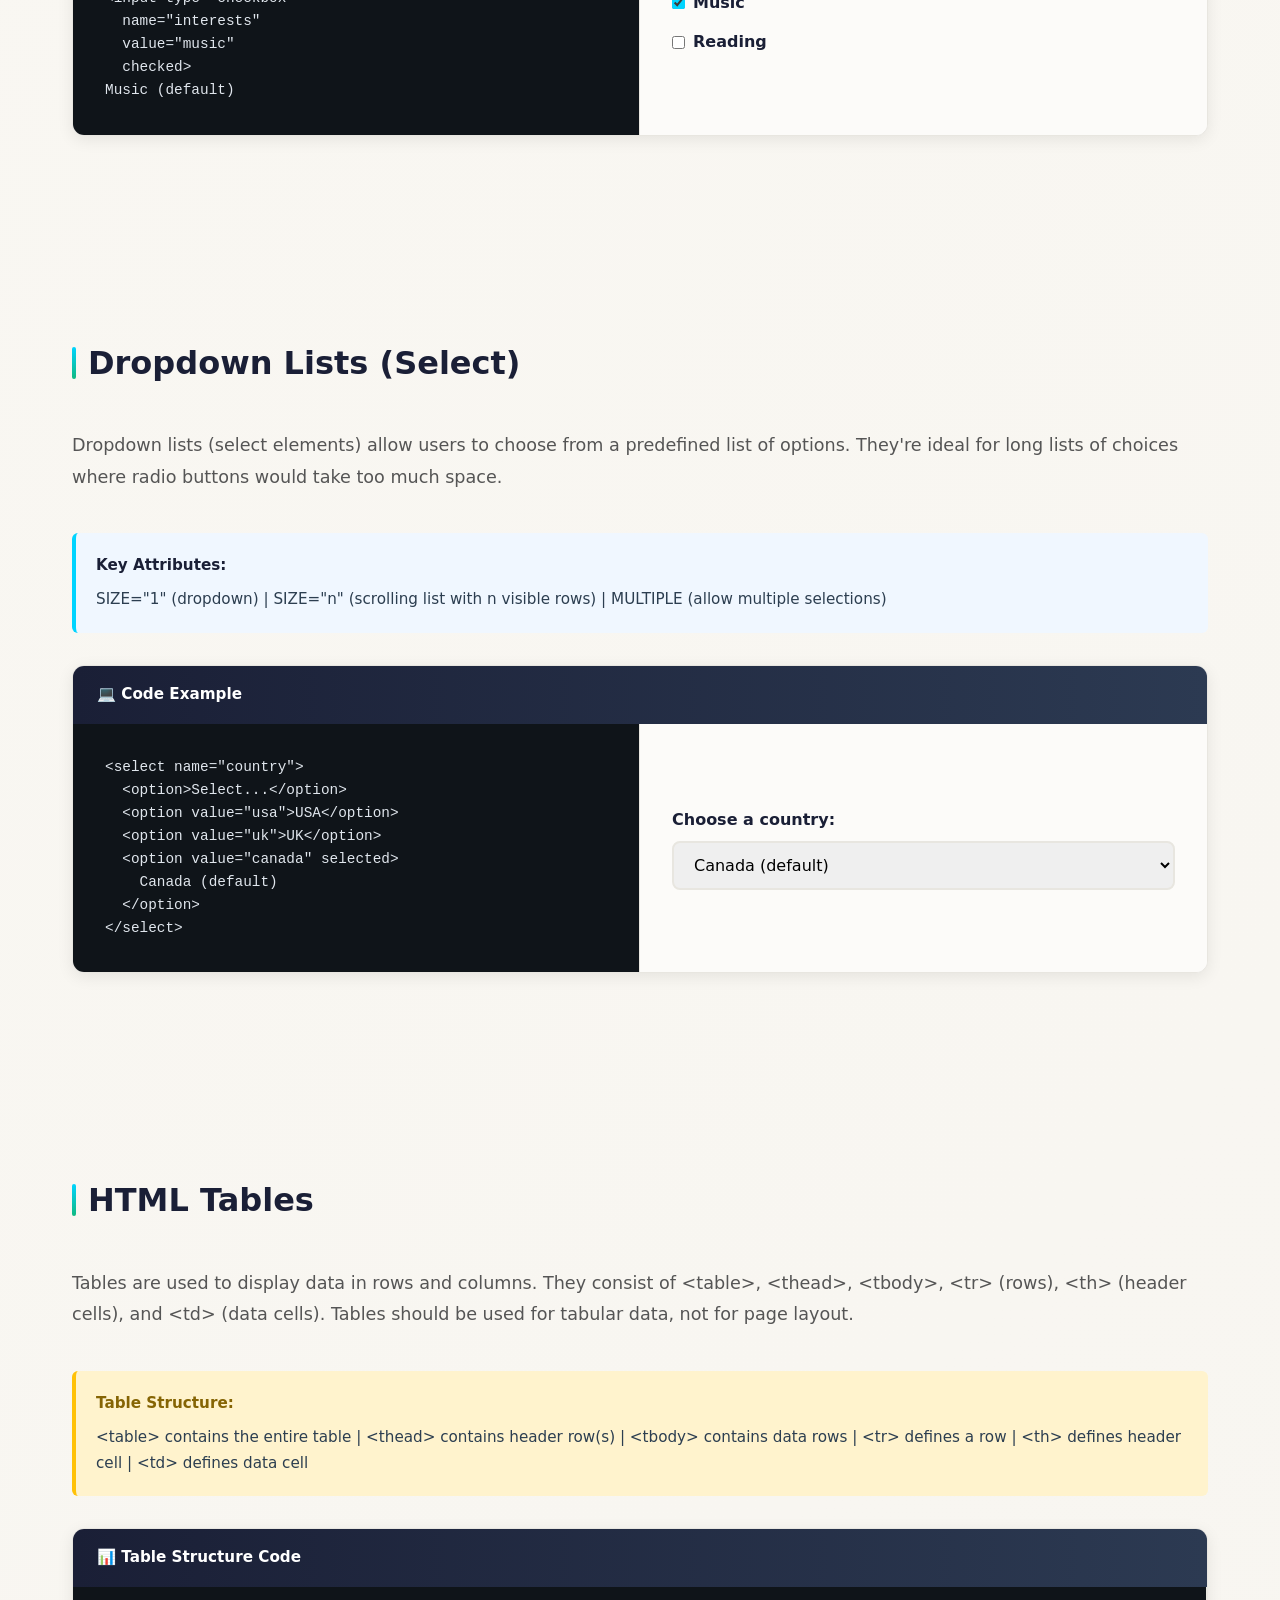
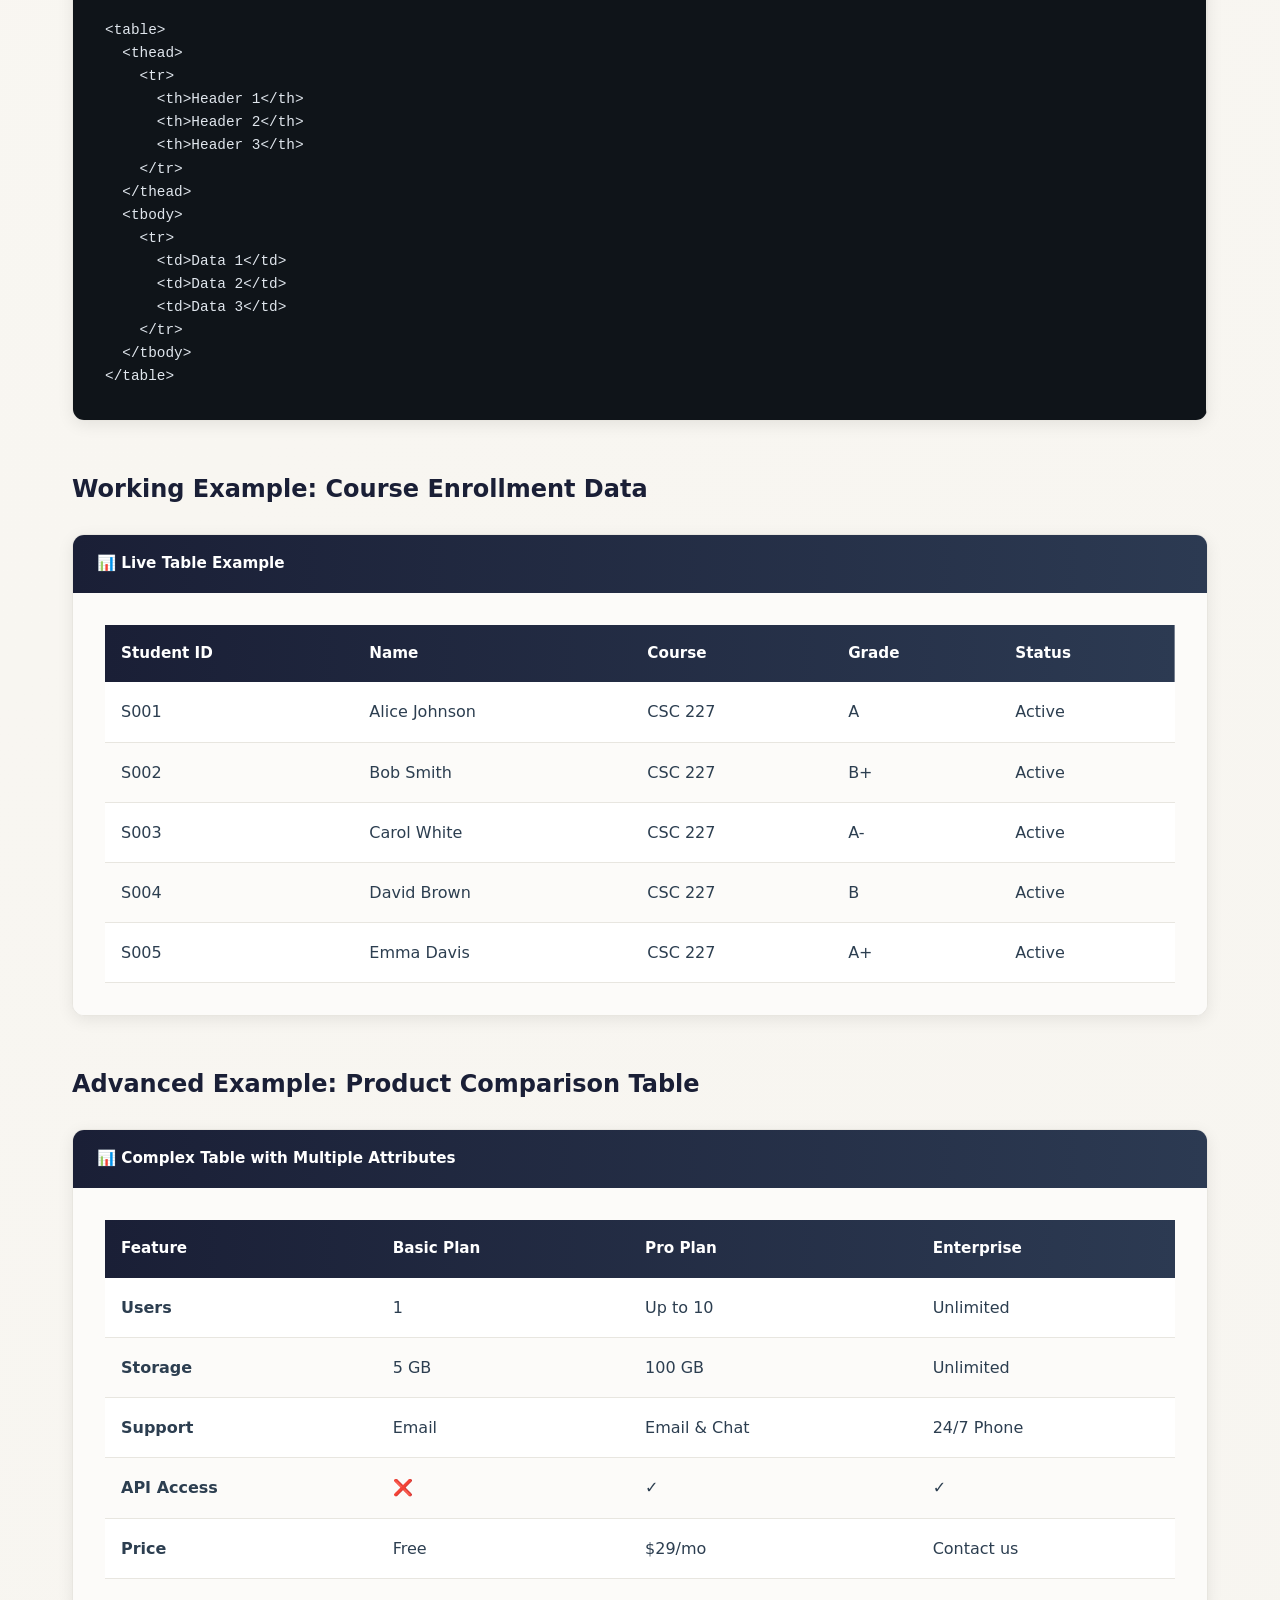
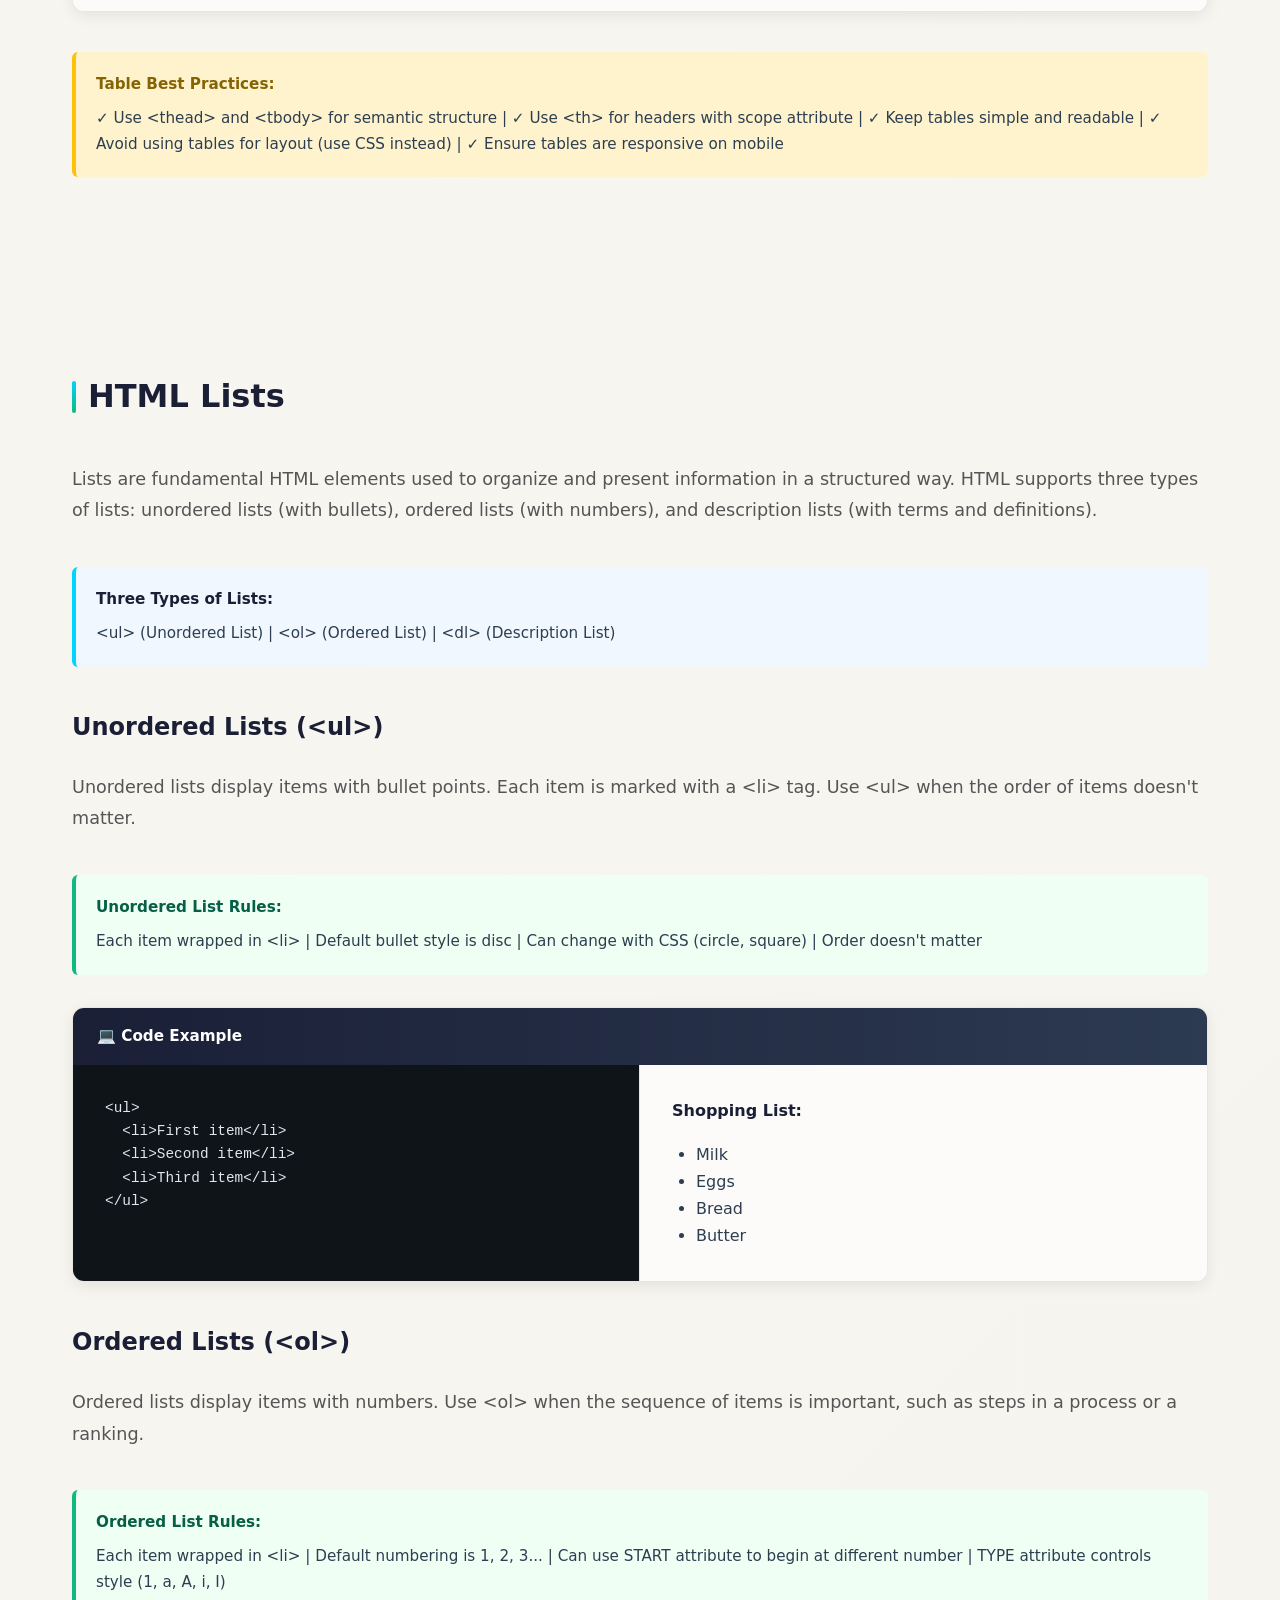
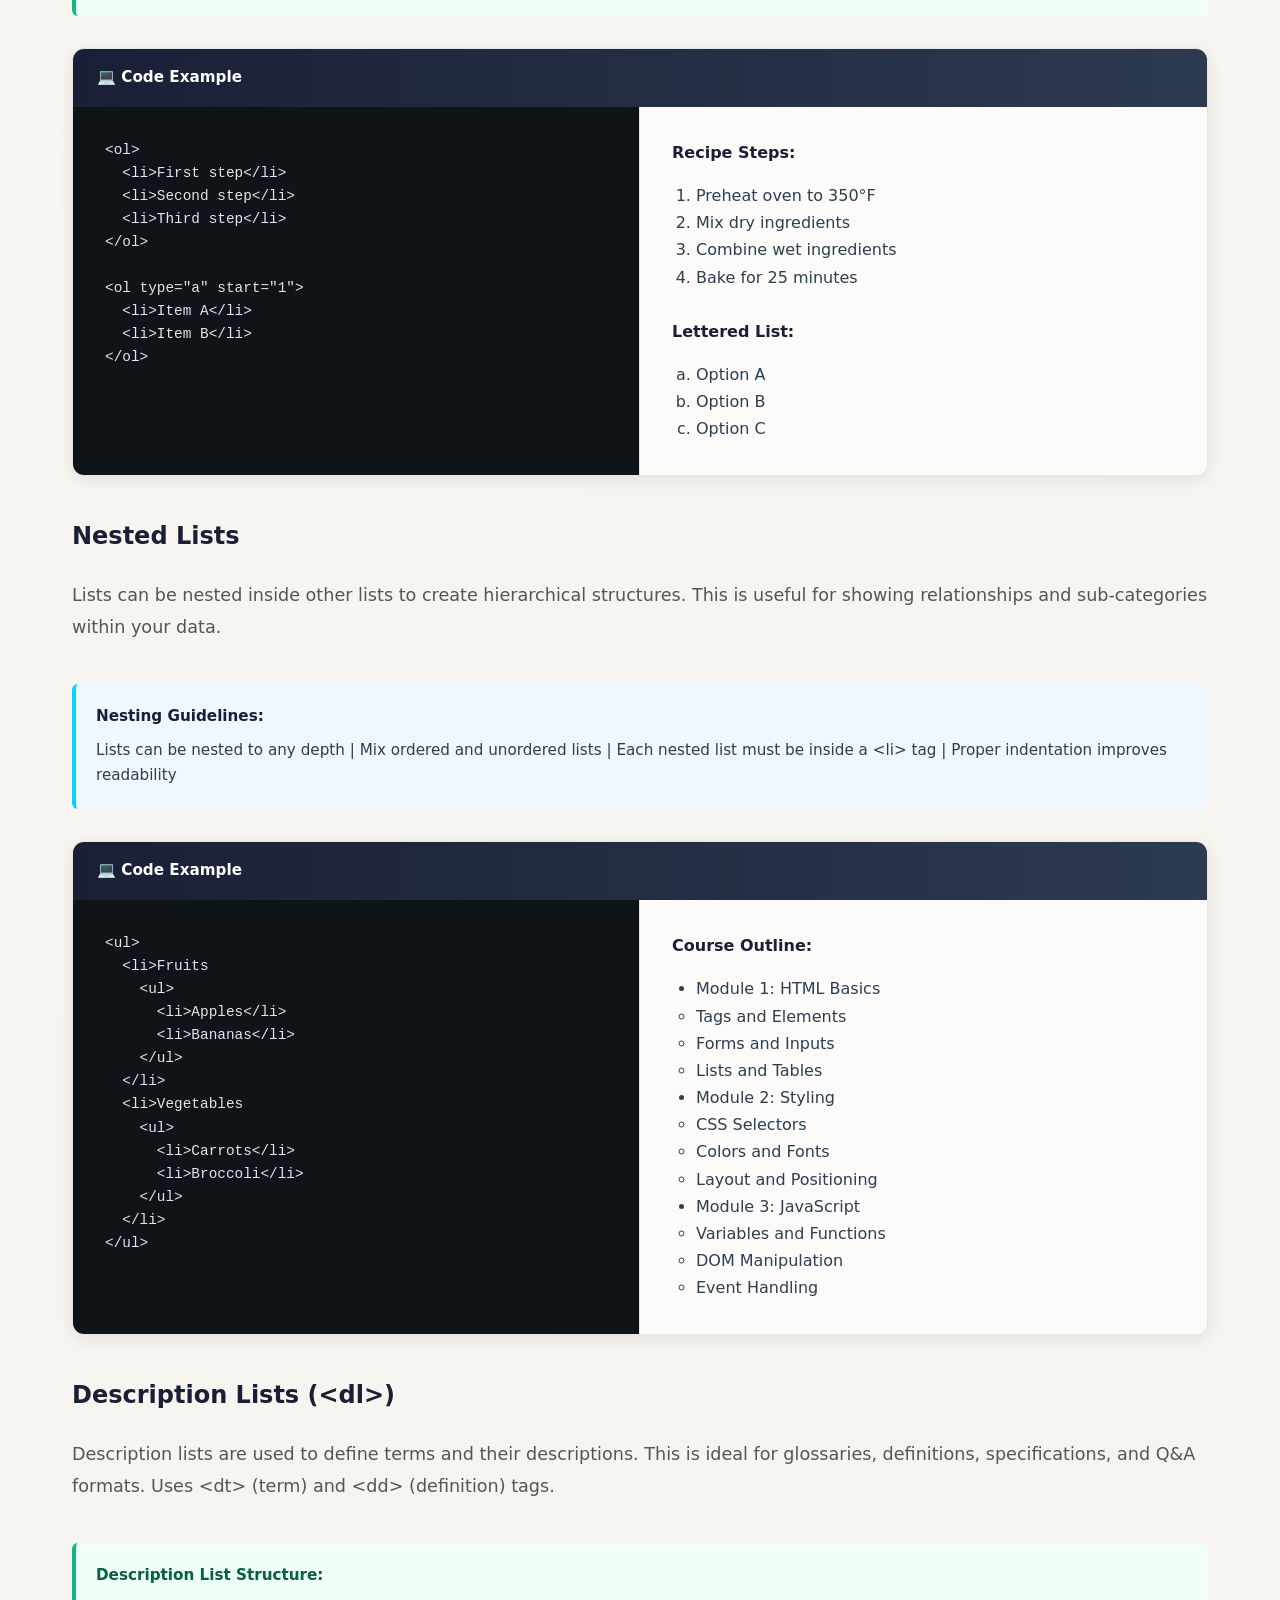
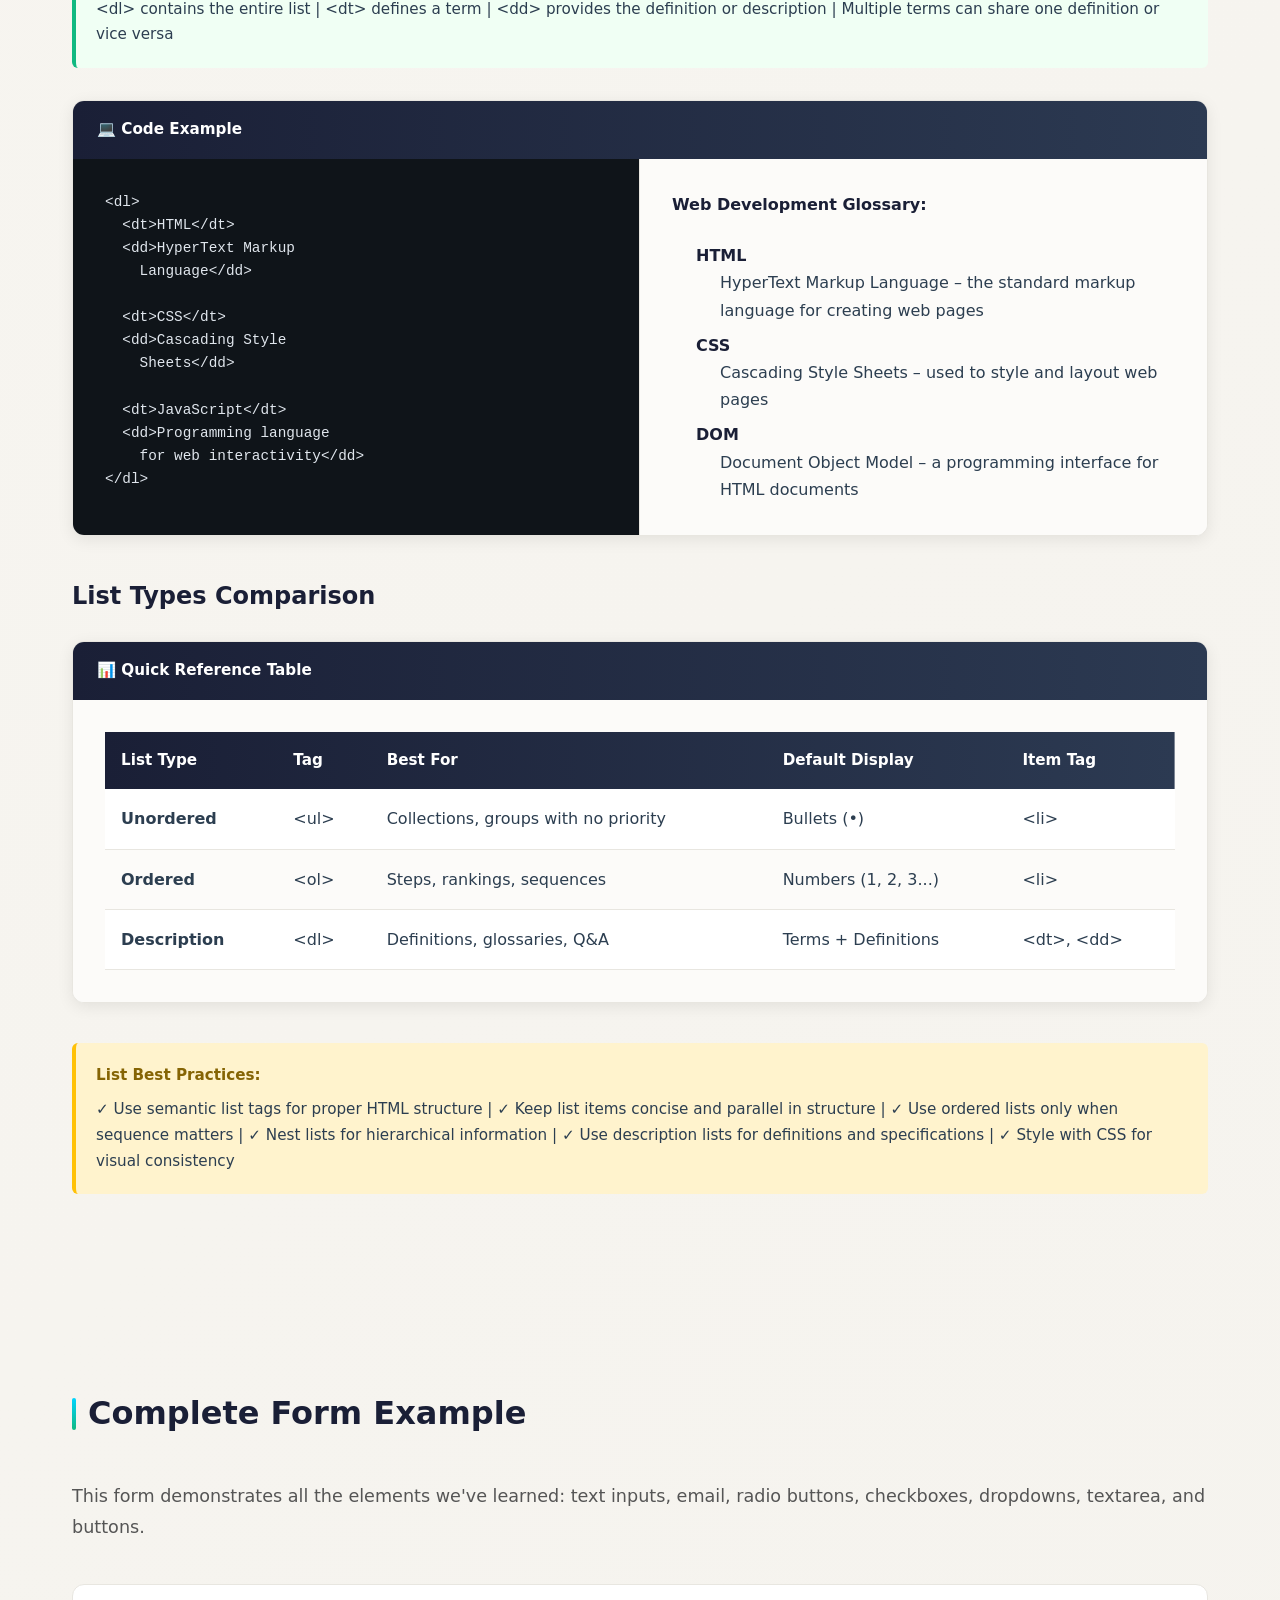
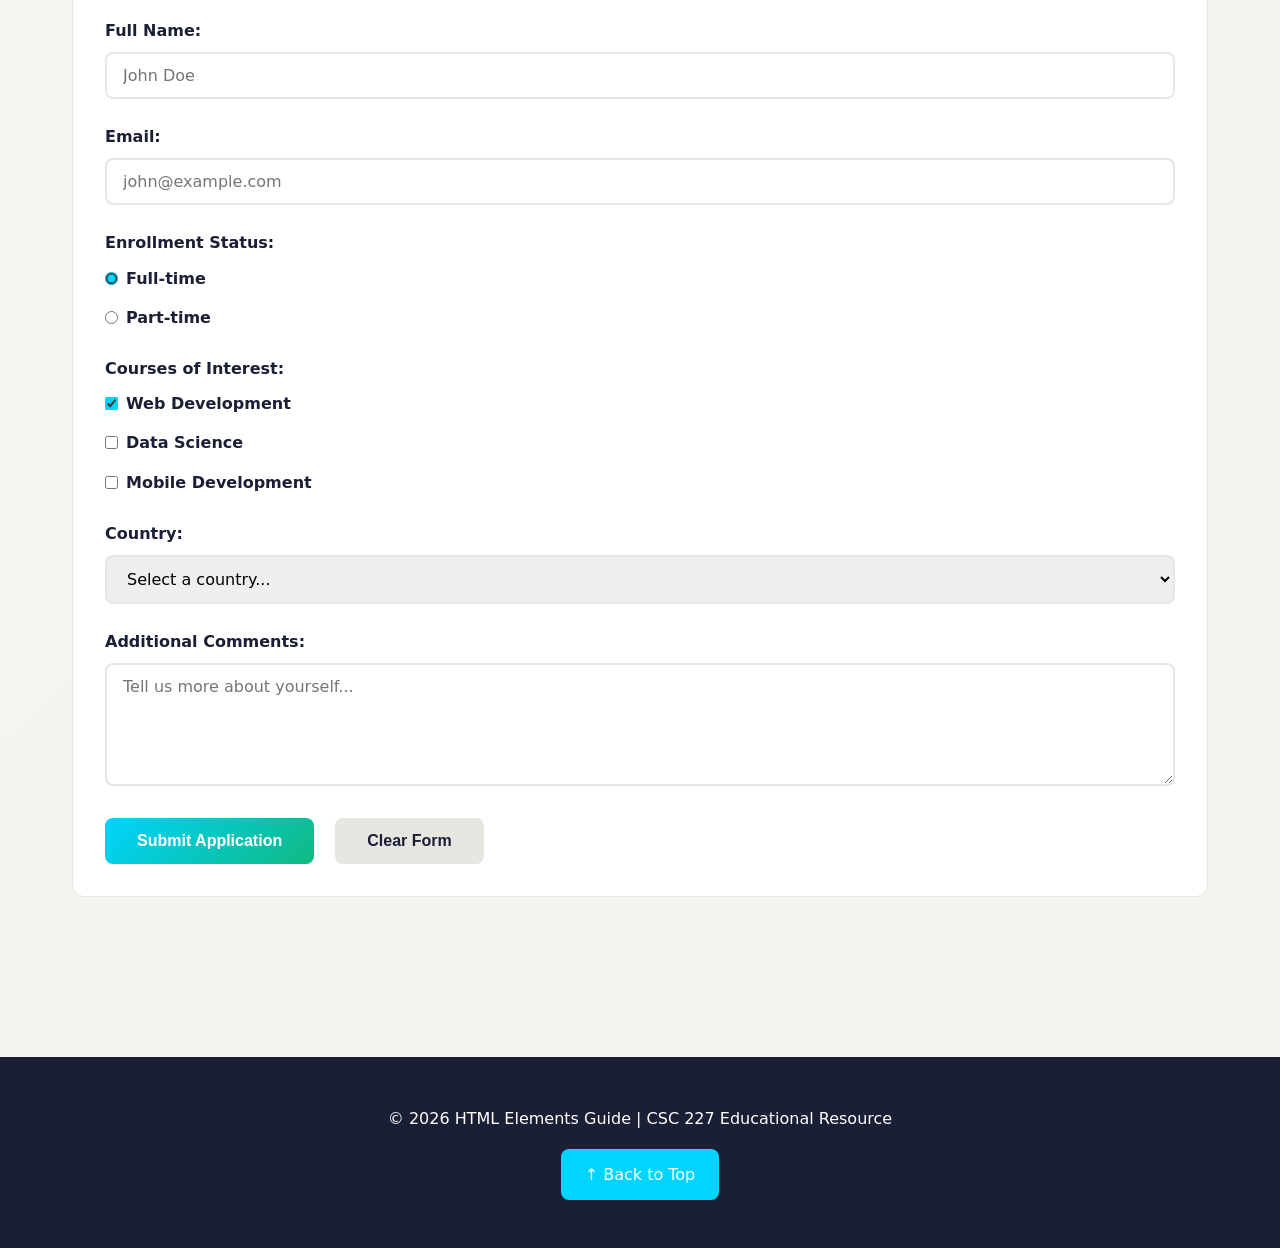
<file: my-list.html>
<!DOCTYPE html>
<html lang="en">
<head>
    <meta charset="UTF-8">
    <meta name="viewport" content="width=device-width, initial-scale=1.0">
    <title>HTML Elements Guide – CSC 227</title>
    <link rel="stylesheet" href="style.css">
</head>
<body>
    <header>
        <h1>HTML Elements Guide</h1>
        <p>Master Forms, Tables, and Input Elements – CSC 227</p>
    </header>

    <nav>
        <ul>
            <li><a href="#forms">Forms</a></li>
            <li><a href="#text-input">Text Input</a></li>
            <li><a href="#radio">Radio Buttons</a></li>
            <li><a href="#checkboxes">Checkboxes</a></li>
            <li><a href="#select">Dropdown</a></li>
            <li><a href="#lists">Lists</a></li>
            <li><a href="#tables">Tables</a></li>
        </ul>
    </nav>

    <div class="container">
        <!-- FORMS SECTION -->
        <section id="forms">
            <h2>HTML Forms</h2>
            <p class="section-intro">Forms are the primary way users submit data to a web server. They contain various input elements that capture different types of information. Every form must be wrapped in a &lt;form&gt; tag and typically includes a submit button to send data.</p>

            <div class="attributes-block">
                <strong>Form Tag Attributes:</strong>
                ACTION (where to send data) | METHOD (GET or POST) | NAME (form identifier)
            </div>
        </section>

        <!-- TEXT INPUT SECTION -->
        <section id="text-input">
            <h2>Text Input & Email</h2>
            <p class="section-intro">Text inputs are the foundation of form interactions. They accept single-line text, while the email type provides built-in validation for email addresses.</p>

            <div class="attributes-block">
                <strong>Key Attributes:</strong>
                SIZE (display width) | MAXLENGTH (character limit) | VALUE (default text) | PLACEHOLDER (hint text)
            </div>

            <div class="example-block">
                <div class="example-header">💻 Code Example</div>
                <div class="example-layout">
                    <div class="code-section"><code>&lt;input type="text" 
  name="username" 
  SIZE="35"
  placeholder="Enter username"&gt;

&lt;input type="email" 
  name="email"
  placeholder="your@email.com"&gt;</code></div>
                    <div class="preview-section">
                        <label>Username:</label>
                        <input type="text" name="username" SIZE="35" placeholder="Enter username">
                        <br>
                        <label style="margin-top: 1rem;">Email:</label>
                        <input type="email" name="email" placeholder="your@email.com">
                    </div>
                </div>
            </div>
        </section>

        <!-- RADIO BUTTONS SECTION -->
        <section id="radio">
            <h2>Radio Buttons</h2>
            <p class="section-intro">Radio buttons allow users to select ONE option from a group. All radio buttons in a group must share the same NAME attribute, which ensures only one can be selected at a time.</p>

            <div class="rules-block">
                <strong>Key Rules:</strong>
                Same NAME = one group | Only ONE can be selected | Use CHECKED for default | Each needs unique VALUE
            </div>

            <div class="example-block">
                <div class="example-header">💻 Code Example</div>
                <div class="example-layout">
                    <div class="code-section"><code>&lt;input type="radio" 
  name="choice" 
  value="option1"&gt;
Option 1

&lt;input type="radio" 
  name="choice" 
  value="option2"
  checked&gt;
Option 2 (default)</code></div>
                    <div class="preview-section">
                        <label style="display: block; margin-bottom: 1rem;">Choose one:</label>
                        <div class="radio-option">
                            <input type="radio" name="choice" value="yes" id="yes">
                            <label for="yes" style="margin-bottom: 0;">Yes</label>
                        </div>
                        <div class="radio-option">
                            <input type="radio" name="choice" value="no" id="no" checked>
                            <label for="no" style="margin-bottom: 0;">No (default)</label>
                        </div>
                    </div>
                </div>
            </div>
        </section>

        <!-- CHECKBOXES SECTION -->
        <section id="checkboxes">
            <h2>Checkboxes</h2>
            <p class="section-intro">Checkboxes allow users to select MULTIPLE options from a list. Unlike radio buttons, each checkbox is independent. Checkboxes in the same group typically share the same NAME.</p>

            <div class="rules-block">
                <strong>Key Rules:</strong>
                Multiple can be selected | Use same NAME for grouping | Use CHECKED for defaults | Each needs unique VALUE
            </div>

            <div class="example-block">
                <div class="example-header">💻 Code Example</div>
                <div class="example-layout">
                    <div class="code-section"><code>&lt;input type="checkbox" 
  name="interests" 
  value="sports"&gt;
Sports

&lt;input type="checkbox" 
  name="interests" 
  value="music"
  checked&gt;
Music (default)</code></div>
                    <div class="preview-section">
                        <label style="display: block; margin-bottom: 1rem;">Select your interests:</label>
                        <div class="checkbox-option">
                            <input type="checkbox" name="interests" value="sports" id="sports">
                            <label for="sports" style="margin-bottom: 0;">Sports</label>
                        </div>
                        <div class="checkbox-option">
                            <input type="checkbox" name="interests" value="music" id="music" checked>
                            <label for="music" style="margin-bottom: 0;">Music</label>
                        </div>
                        <div class="checkbox-option">
                            <input type="checkbox" name="interests" value="reading" id="reading">
                            <label for="reading" style="margin-bottom: 0;">Reading</label>
                        </div>
                    </div>
                </div>
            </div>
        </section>

        <!-- DROPDOWN SECTION -->
        <section id="select">
            <h2>Dropdown Lists (Select)</h2>
            <p class="section-intro">Dropdown lists (select elements) allow users to choose from a predefined list of options. They're ideal for long lists of choices where radio buttons would take too much space.</p>

            <div class="attributes-block">
                <strong>Key Attributes:</strong>
                SIZE="1" (dropdown) | SIZE="n" (scrolling list with n visible rows) | MULTIPLE (allow multiple selections)
            </div>

            <div class="example-block">
                <div class="example-header">💻 Code Example</div>
                <div class="example-layout">
                    <div class="code-section"><code>&lt;select name="country"&gt;
  &lt;option&gt;Select...&lt;/option&gt;
  &lt;option value="usa"&gt;USA&lt;/option&gt;
  &lt;option value="uk"&gt;UK&lt;/option&gt;
  &lt;option value="canada" selected&gt;
    Canada (default)
  &lt;/option&gt;
&lt;/select&gt;</code></div>
                    <div class="preview-section">
                        <label>Choose a country:</label>
                        <select name="country">
                            <option>Select...</option>
                            <option value="usa">USA</option>
                            <option value="uk">UK</option>
                            <option value="canada" selected>Canada (default)</option>
                            <option value="australia">Australia</option>
                        </select>
                    </div>
                </div>
            </div>
        </section>

        <!-- TABLES SECTION -->
        <section id="tables">
            <h2>HTML Tables</h2>
            <p class="section-intro">Tables are used to display data in rows and columns. They consist of &lt;table&gt;, &lt;thead&gt;, &lt;tbody&gt;, &lt;tr&gt; (rows), &lt;th&gt; (header cells), and &lt;td&gt; (data cells). Tables should be used for tabular data, not for page layout.</p>

            <div class="table-info">
                <strong>Table Structure:</strong>
                &lt;table&gt; contains the entire table | &lt;thead&gt; contains header row(s) | &lt;tbody&gt; contains data rows | &lt;tr&gt; defines a row | &lt;th&gt; defines header cell | &lt;td&gt; defines data cell
            </div>

            <div class="example-block">
                <div class="example-header">📊 Table Structure Code</div>
                <div class="code-section"><code>&lt;table&gt;
  &lt;thead&gt;
    &lt;tr&gt;
      &lt;th&gt;Header 1&lt;/th&gt;
      &lt;th&gt;Header 2&lt;/th&gt;
      &lt;th&gt;Header 3&lt;/th&gt;
    &lt;/tr&gt;
  &lt;/thead&gt;
  &lt;tbody&gt;
    &lt;tr&gt;
      &lt;td&gt;Data 1&lt;/td&gt;
      &lt;td&gt;Data 2&lt;/td&gt;
      &lt;td&gt;Data 3&lt;/td&gt;
    &lt;/tr&gt;
  &lt;/tbody&gt;
&lt;/table&gt;</code></div>
            </div>

            <h3 style="font-size: 1.5rem; margin-top: 3rem; margin-bottom: 1.5rem; color: var(--primary);">Working Example: Course Enrollment Data</h3>
            <div class="example-block">
                <div class="example-header">📊 Live Table Example</div>
                <div style="padding: 2rem; background: #fcfbf9;">
                    <table>
                        <thead>
                            <tr>
                                <th>Student ID</th>
                                <th>Name</th>
                                <th>Course</th>
                                <th>Grade</th>
                                <th>Status</th>
                            </tr>
                        </thead>
                        <tbody>
                            <tr>
                                <td>S001</td>
                                <td>Alice Johnson</td>
                                <td>CSC 227</td>
                                <td>A</td>
                                <td>Active</td>
                            </tr>
                            <tr>
                                <td>S002</td>
                                <td>Bob Smith</td>
                                <td>CSC 227</td>
                                <td>B+</td>
                                <td>Active</td>
                            </tr>
                            <tr>
                                <td>S003</td>
                                <td>Carol White</td>
                                <td>CSC 227</td>
                                <td>A-</td>
                                <td>Active</td>
                            </tr>
                            <tr>
                                <td>S004</td>
                                <td>David Brown</td>
                                <td>CSC 227</td>
                                <td>B</td>
                                <td>Active</td>
                            </tr>
                            <tr>
                                <td>S005</td>
                                <td>Emma Davis</td>
                                <td>CSC 227</td>
                                <td>A+</td>
                                <td>Active</td>
                            </tr>
                        </tbody>
                    </table>
                </div>
            </div>

            <h3 style="font-size: 1.5rem; margin-top: 3rem; margin-bottom: 1.5rem; color: var(--primary);">Advanced Example: Product Comparison Table</h3>
            <div class="example-block">
                <div class="example-header">📊 Complex Table with Multiple Attributes</div>
                <div style="padding: 2rem; background: #fcfbf9;">
                    <table>
                        <thead>
                            <tr>
                                <th>Feature</th>
                                <th>Basic Plan</th>
                                <th>Pro Plan</th>
                                <th>Enterprise</th>
                            </tr>
                        </thead>
                        <tbody>
                            <tr>
                                <td><strong>Users</strong></td>
                                <td>1</td>
                                <td>Up to 10</td>
                                <td>Unlimited</td>
                            </tr>
                            <tr>
                                <td><strong>Storage</strong></td>
                                <td>5 GB</td>
                                <td>100 GB</td>
                                <td>Unlimited</td>
                            </tr>
                            <tr>
                                <td><strong>Support</strong></td>
                                <td>Email</td>
                                <td>Email & Chat</td>
                                <td>24/7 Phone</td>
                            </tr>
                            <tr>
                                <td><strong>API Access</strong></td>
                                <td>❌</td>
                                <td>✓</td>
                                <td>✓</td>
                            </tr>
                            <tr>
                                <td><strong>Price</strong></td>
                                <td>Free</td>
                                <td>$29/mo</td>
                                <td>Contact us</td>
                            </tr>
                        </tbody>
                    </table>
                </div>
            </div>

            <div class="table-info" style="margin-top: 2rem;">
                <strong>Table Best Practices:</strong>
                ✓ Use &lt;thead&gt; and &lt;tbody&gt; for semantic structure | ✓ Use &lt;th&gt; for headers with scope attribute | ✓ Keep tables simple and readable | ✓ Avoid using tables for layout (use CSS instead) | ✓ Ensure tables are responsive on mobile
            </div>
        </section>

        <!-- LISTS SECTION -->
        <section id="lists">
            <h2>HTML Lists</h2>
            <p class="section-intro">Lists are fundamental HTML elements used to organize and present information in a structured way. HTML supports three types of lists: unordered lists (with bullets), ordered lists (with numbers), and description lists (with terms and definitions).</p>

            <div class="attributes-block">
                <strong>Three Types of Lists:</strong>
                &lt;ul&gt; (Unordered List) | &lt;ol&gt; (Ordered List) | &lt;dl&gt; (Description List)
            </div>

            <!-- UNORDERED LISTS -->
            <h3 style="font-size: 1.5rem; margin-top: 2.5rem; margin-bottom: 1.5rem; color: var(--primary);">Unordered Lists (&lt;ul&gt;)</h3>
            <p class="section-intro">Unordered lists display items with bullet points. Each item is marked with a &lt;li&gt; tag. Use &lt;ul&gt; when the order of items doesn't matter.</p>

            <div class="rules-block">
                <strong>Unordered List Rules:</strong>
                Each item wrapped in &lt;li&gt; | Default bullet style is disc | Can change with CSS (circle, square) | Order doesn't matter
            </div>

            <div class="example-block">
                <div class="example-header">💻 Code Example</div>
                <div class="example-layout">
                    <div class="code-section"><code>&lt;ul&gt;
  &lt;li&gt;First item&lt;/li&gt;
  &lt;li&gt;Second item&lt;/li&gt;
  &lt;li&gt;Third item&lt;/li&gt;
&lt;/ul&gt;</code></div>
                    <div class="preview-section">
                        <label style="display: block; margin-bottom: 1rem;">Shopping List:</label>
                        <ul style="margin-left: 1.5rem;">
                            <li>Milk</li>
                            <li>Eggs</li>
                            <li>Bread</li>
                            <li>Butter</li>
                        </ul>
                    </div>
                </div>
            </div>

            <!-- ORDERED LISTS -->
            <h3 style="font-size: 1.5rem; margin-top: 2.5rem; margin-bottom: 1.5rem; color: var(--primary);">Ordered Lists (&lt;ol&gt;)</h3>
            <p class="section-intro">Ordered lists display items with numbers. Use &lt;ol&gt; when the sequence of items is important, such as steps in a process or a ranking.</p>

            <div class="rules-block">
                <strong>Ordered List Rules:</strong>
                Each item wrapped in &lt;li&gt; | Default numbering is 1, 2, 3... | Can use START attribute to begin at different number | TYPE attribute controls style (1, a, A, i, I)
            </div>

            <div class="example-block">
                <div class="example-header">💻 Code Example</div>
                <div class="example-layout">
                    <div class="code-section"><code>&lt;ol&gt;
  &lt;li&gt;First step&lt;/li&gt;
  &lt;li&gt;Second step&lt;/li&gt;
  &lt;li&gt;Third step&lt;/li&gt;
&lt;/ol&gt;

&lt;ol type="a" start="1"&gt;
  &lt;li&gt;Item A&lt;/li&gt;
  &lt;li&gt;Item B&lt;/li&gt;
&lt;/ol&gt;</code></div>
                    <div class="preview-section">
                        <label style="display: block; margin-bottom: 1rem;">Recipe Steps:</label>
                        <ol style="margin-left: 1.5rem;">
                            <li>Preheat oven to 350°F</li>
                            <li>Mix dry ingredients</li>
                            <li>Combine wet ingredients</li>
                            <li>Bake for 25 minutes</li>
                        </ol>
                        <br>
                        <label style="display: block; margin-bottom: 1rem;">Lettered List:</label>
                        <ol type="a" style="margin-left: 1.5rem;">
                            <li>Option A</li>
                            <li>Option B</li>
                            <li>Option C</li>
                        </ol>
                    </div>
                </div>
            </div>

            <!-- NESTED LISTS -->
            <h3 style="font-size: 1.5rem; margin-top: 2.5rem; margin-bottom: 1.5rem; color: var(--primary);">Nested Lists</h3>
            <p class="section-intro">Lists can be nested inside other lists to create hierarchical structures. This is useful for showing relationships and sub-categories within your data.</p>

            <div class="attributes-block">
                <strong>Nesting Guidelines:</strong>
                Lists can be nested to any depth | Mix ordered and unordered lists | Each nested list must be inside a &lt;li&gt; tag | Proper indentation improves readability
            </div>

            <div class="example-block">
                <div class="example-header">💻 Code Example</div>
                <div class="example-layout">
                    <div class="code-section"><code>&lt;ul&gt;
  &lt;li&gt;Fruits
    &lt;ul&gt;
      &lt;li&gt;Apples&lt;/li&gt;
      &lt;li&gt;Bananas&lt;/li&gt;
    &lt;/ul&gt;
  &lt;/li&gt;
  &lt;li&gt;Vegetables
    &lt;ul&gt;
      &lt;li&gt;Carrots&lt;/li&gt;
      &lt;li&gt;Broccoli&lt;/li&gt;
    &lt;/ul&gt;
  &lt;/li&gt;
&lt;/ul&gt;</code></div>
                    <div class="preview-section">
                        <label style="display: block; margin-bottom: 1rem;">Course Outline:</label>
                        <ul style="margin-left: 1.5rem;">
                            <li>Module 1: HTML Basics
                                <ul>
                                    <li>Tags and Elements</li>
                                    <li>Forms and Inputs</li>
                                    <li>Lists and Tables</li>
                                </ul>
                            </li>
                            <li>Module 2: Styling
                                <ul>
                                    <li>CSS Selectors</li>
                                    <li>Colors and Fonts</li>
                                    <li>Layout and Positioning</li>
                                </ul>
                            </li>
                            <li>Module 3: JavaScript
                                <ul>
                                    <li>Variables and Functions</li>
                                    <li>DOM Manipulation</li>
                                    <li>Event Handling</li>
                                </ul>
                            </li>
                        </ul>
                    </div>
                </div>
            </div>

            <!-- DESCRIPTION LISTS -->
            <h3 style="font-size: 1.5rem; margin-top: 2.5rem; margin-bottom: 1.5rem; color: var(--primary);">Description Lists (&lt;dl&gt;)</h3>
            <p class="section-intro">Description lists are used to define terms and their descriptions. This is ideal for glossaries, definitions, specifications, and Q&A formats. Uses &lt;dt&gt; (term) and &lt;dd&gt; (definition) tags.</p>

            <div class="rules-block">
                <strong>Description List Structure:</strong>
                &lt;dl&gt; contains the entire list | &lt;dt&gt; defines a term | &lt;dd&gt; provides the definition or description | Multiple terms can share one definition or vice versa
            </div>

            <div class="example-block">
                <div class="example-header">💻 Code Example</div>
                <div class="example-layout">
                    <div class="code-section"><code>&lt;dl&gt;
  &lt;dt&gt;HTML&lt;/dt&gt;
  &lt;dd&gt;HyperText Markup 
    Language&lt;/dd&gt;

  &lt;dt&gt;CSS&lt;/dt&gt;
  &lt;dd&gt;Cascading Style 
    Sheets&lt;/dd&gt;

  &lt;dt&gt;JavaScript&lt;/dt&gt;
  &lt;dd&gt;Programming language 
    for web interactivity&lt;/dd&gt;
&lt;/dl&gt;</code></div>
                    <div class="preview-section">
                        <label style="display: block; margin-bottom: 1rem;">Web Development Glossary:</label>
                        <dl style="margin-left: 1.5rem;">
                            <dt style="font-weight: 600; color: var(--primary); margin-top: 0.5rem;">HTML</dt>
                            <dd style="margin-left: 1.5rem; margin-bottom: 0.5rem;">HyperText Markup Language – the standard markup language for creating web pages</dd>
                            
                            <dt style="font-weight: 600; color: var(--primary); margin-top: 0.5rem;">CSS</dt>
                            <dd style="margin-left: 1.5rem; margin-bottom: 0.5rem;">Cascading Style Sheets – used to style and layout web pages</dd>
                            
                            <dt style="font-weight: 600; color: var(--primary); margin-top: 0.5rem;">DOM</dt>
                            <dd style="margin-left: 1.5rem;">Document Object Model – a programming interface for HTML documents</dd>
                        </dl>
                    </div>
                </div>
            </div>

            <!-- COMPREHENSIVE COMPARISON TABLE -->
            <h3 style="font-size: 1.5rem; margin-top: 2.5rem; margin-bottom: 1.5rem; color: var(--primary);">List Types Comparison</h3>
            <div class="example-block">
                <div class="example-header">📊 Quick Reference Table</div>
                <div style="padding: 2rem; background: #fcfbf9;">
                    <table>
                        <thead>
                            <tr>
                                <th>List Type</th>
                                <th>Tag</th>
                                <th>Best For</th>
                                <th>Default Display</th>
                                <th>Item Tag</th>
                            </tr>
                        </thead>
                        <tbody>
                            <tr>
                                <td><strong>Unordered</strong></td>
                                <td>&lt;ul&gt;</td>
                                <td>Collections, groups with no priority</td>
                                <td>Bullets (•)</td>
                                <td>&lt;li&gt;</td>
                            </tr>
                            <tr>
                                <td><strong>Ordered</strong></td>
                                <td>&lt;ol&gt;</td>
                                <td>Steps, rankings, sequences</td>
                                <td>Numbers (1, 2, 3...)</td>
                                <td>&lt;li&gt;</td>
                            </tr>
                            <tr>
                                <td><strong>Description</strong></td>
                                <td>&lt;dl&gt;</td>
                                <td>Definitions, glossaries, Q&A</td>
                                <td>Terms + Definitions</td>
                                <td>&lt;dt&gt;, &lt;dd&gt;</td>
                            </tr>
                        </tbody>
                    </table>
                </div>
            </div>

            <div class="table-info" style="margin-top: 2rem;">
                <strong>List Best Practices:</strong>
                ✓ Use semantic list tags for proper HTML structure | ✓ Keep list items concise and parallel in structure | ✓ Use ordered lists only when sequence matters | ✓ Nest lists for hierarchical information | ✓ Use description lists for definitions and specifications | ✓ Style with CSS for visual consistency
            </div>
        </section>

        <!-- COMPLETE FORM EXAMPLE -->
        <section>
            <h2>Complete Form Example</h2>
            <p class="section-intro">This form demonstrates all the elements we've learned: text inputs, email, radio buttons, checkboxes, dropdowns, textarea, and buttons.</p>

            <form>
                <div class="form-group">
                    <label for="name">Full Name:</label>
                    <input type="text" id="name" name="name" placeholder="John Doe">
                </div>

                <div class="form-group">
                    <label for="email">Email:</label>
                    <input type="email" id="email" name="email" placeholder="john@example.com">
                </div>

                <div class="form-group">
                    <label>Enrollment Status:</label>
                    <div class="radio-group">
                        <div class="radio-option">
                            <input type="radio" id="full" name="enrollment" value="fulltime" checked>
                            <label for="full" style="margin-bottom: 0;">Full-time</label>
                        </div>
                        <div class="radio-option">
                            <input type="radio" id="part" name="enrollment" value="parttime">
                            <label for="part" style="margin-bottom: 0;">Part-time</label>
                        </div>
                    </div>
                </div>

                <div class="form-group">
                    <label>Courses of Interest:</label>
                    <div class="checkbox-group">
                        <div class="checkbox-option">
                            <input type="checkbox" id="web" name="courses" value="web" checked>
                            <label for="web" style="margin-bottom: 0;">Web Development</label>
                        </div>
                        <div class="checkbox-option">
                            <input type="checkbox" id="data" name="courses" value="data">
                            <label for="data" style="margin-bottom: 0;">Data Science</label>
                        </div>
                        <div class="checkbox-option">
                            <input type="checkbox" id="mobile" name="courses" value="mobile">
                            <label for="mobile" style="margin-bottom: 0;">Mobile Development</label>
                        </div>
                    </div>
                </div>

                <div class="form-group">
                    <label for="country">Country:</label>
                    <select id="country" name="country">
                        <option>Select a country...</option>
                        <option value="usa">United States</option>
                        <option value="canada">Canada</option>
                        <option value="uk">United Kingdom</option>
                        <option value="australia">Australia</option>
                    </select>
                </div>

                <div class="form-group">
                    <label for="comments">Additional Comments:</label>
                    <textarea id="comments" name="comments" COLS="50" ROWS="5" placeholder="Tell us more about yourself..."></textarea>
                </div>

                <input type="submit" value="Submit Application">
                <input type="reset" value="Clear Form">
            </form>
        </section>
    </div>

    <footer>
        <p>&copy; 2026 HTML Elements Guide | CSC 227 Educational Resource</p>
        <a href="#forms" class="back-to-top">↑ Back to Top</a>
    </footer>
</body>
</html>
</file>
<file: style.css>
* {
            margin: 0;
            padding: 0;
            box-sizing: border-box;
        }

        :root {
            --primary: #1a1f36;
            --accent: #00d4ff;
            --accent-alt: #10b981;
            --background: #faf8f3;
            --text: #2c3e50;
            --light-border: #e8e6e0;
            --code-bg: #0f1419;
            --code-text: #e0e6ed;
        }

        html {
            scroll-behavior: smooth;
        }

        body {
            font-family: 'Segoe UI', 'Fira Sans', system-ui, sans-serif;
            background: linear-gradient(135deg, var(--background) 0%, #f5f3ee 100%);
            color: var(--text);
            line-height: 1.7;
            min-height: 100vh;
        }

        header {
            background: linear-gradient(135deg, var(--primary) 0%, #2c3a52 100%);
            color: white;
            padding: 4rem 2rem;
            text-align: center;
            box-shadow: 0 10px 40px rgba(26, 31, 54, 0.15);
        }

        header h1 {
            font-size: clamp(2rem, 5vw, 3.5rem);
            font-weight: 700;
            letter-spacing: -0.5px;
            margin-bottom: 0.5rem;
        }

        header p {
            font-size: 1.1rem;
            opacity: 0.9;
            font-weight: 300;
        }

        .container {
            max-width: 1200px;
            margin: 0 auto;
            padding: 0 2rem;
        }

        nav {
            position: sticky;
            top: 0;
            background: rgba(255, 255, 255, 0.95);
            backdrop-filter: blur(10px);
            padding: 1.5rem 0;
            border-bottom: 1px solid var(--light-border);
            z-index: 100;
            box-shadow: 0 2px 8px rgba(0, 0, 0, 0.04);
        }

        nav ul {
            display: flex;
            list-style: none;
            gap: 2rem;
            justify-content: center;
            flex-wrap: wrap;
        }

        nav a {
            text-decoration: none;
            color: var(--text);
            font-weight: 600;
            font-size: 0.95rem;
            position: relative;
            transition: color 0.3s ease;
        }

        nav a:hover {
            color: var(--accent);
        }

        nav a::after {
            content: '';
            position: absolute;
            bottom: -4px;
            left: 0;
            width: 0;
            height: 2px;
            background: var(--accent);
            transition: width 0.3s ease;
        }

        nav a:hover::after {
            width: 100%;
        }

        section {
            padding: 5rem 0;
            animation: fadeIn 0.6s ease-in-out;
        }

        @keyframes fadeIn {
            from {
                opacity: 0;
                transform: translateY(10px);
            }
            to {
                opacity: 1;
                transform: translateY(0);
            }
        }

        h2 {
            font-size: 2rem;
            font-weight: 700;
            color: var(--primary);
            margin-bottom: 1.5rem;
            position: relative;
            padding-bottom: 1rem;
            display: flex;
            align-items: center;
            gap: 0.75rem;
        }

        h2::before {
            content: '';
            width: 4px;
            height: 2rem;
            background: linear-gradient(180deg, var(--accent) 0%, var(--accent-alt) 100%);
            border-radius: 2px;
        }

        .section-intro {
            font-size: 1.1rem;
            color: #555;
            margin-bottom: 2.5rem;
            line-height: 1.8;
        }

        .example-block {
            background: white;
            border-radius: 12px;
            overflow: hidden;
            margin-bottom: 2.5rem;
            box-shadow: 0 4px 16px rgba(0, 0, 0, 0.08);
            transition: transform 0.3s ease, box-shadow 0.3s ease;
            border: 1px solid var(--light-border);
        }

        .example-block:hover {
            transform: translateY(-2px);
            box-shadow: 0 8px 24px rgba(0, 0, 0, 0.12);
        }

        .example-header {
            background: linear-gradient(90deg, var(--primary) 0%, #2c3a52 100%);
            color: white;
            padding: 1rem 1.5rem;
            font-weight: 600;
            font-size: 0.95rem;
        }

        .example-layout {
            display: grid;
            grid-template-columns: 1fr 1fr;
            gap: 0;
        }

        @media (max-width: 768px) {
            .example-layout {
                grid-template-columns: 1fr;
            }
        }

        .code-section {
            background: var(--code-bg);
            padding: 2rem;
            font-family: 'Fira Code', 'JetBrains Mono', monospace;
            overflow-x: auto;
            border-right: 1px solid var(--light-border);
        }

        @media (max-width: 768px) {
            .code-section {
                border-right: none;
                border-bottom: 1px solid var(--light-border);
            }
        }

        .code-section code {
            color: var(--code-text);
            font-size: 0.9rem;
            line-height: 1.6;
            display: block;
            white-space: pre-wrap;
            word-wrap: break-word;
        }

        .preview-section {
            padding: 2rem;
            display: flex;
            flex-direction: column;
            justify-content: center;
            background: #fcfbf9;
        }

        .attributes-block {
            background: #f0f7ff;
            border-left: 4px solid var(--accent);
            padding: 1.25rem;
            border-radius: 6px;
            margin-bottom: 2rem;
            font-size: 0.95rem;
        }

        .attributes-block strong {
            color: var(--primary);
            display: block;
            margin-bottom: 0.5rem;
        }

        .rules-block {
            background: #f0fff4;
            border-left: 4px solid var(--accent-alt);
            padding: 1.25rem;
            border-radius: 6px;
            margin-bottom: 2rem;
            font-size: 0.95rem;
        }

        .rules-block strong {
            color: #065f46;
            display: block;
            margin-bottom: 0.5rem;
        }

        form {
            background: white;
            padding: 2rem;
            border-radius: 12px;
            border: 1px solid var(--light-border);
        }

        input[type="text"],
        input[type="email"],
        input[type="password"],
        textarea,
        select {
            padding: 0.75rem 1rem;
            border: 2px solid var(--light-border);
            border-radius: 8px;
            font-family: inherit;
            font-size: 1rem;
            transition: all 0.3s ease;
            width: 100%;
        }

        input[type="text"]:focus,
        input[type="email"]:focus,
        input[type="password"]:focus,
        textarea:focus,
        select:focus {
            outline: none;
            border-color: var(--accent);
            box-shadow: 0 0 0 3px rgba(0, 212, 255, 0.1);
        }

        label {
            display: block;
            margin-bottom: 0.5rem;
            font-weight: 600;
            color: var(--primary);
        }

        .form-group {
            margin-bottom: 1.5rem;
        }

        .radio-group,
        .checkbox-group {
            margin-bottom: 1.5rem;
        }

        input[type="radio"],
        input[type="checkbox"] {
            margin-right: 0.5rem;
            cursor: pointer;
            accent-color: var(--accent);
        }

        .radio-option,
        .checkbox-option {
            margin-bottom: 0.75rem;
            display: flex;
            align-items: center;
        }

        input[type="submit"],
        input[type="reset"] {
            padding: 0.875rem 2rem;
            border: none;
            border-radius: 8px;
            font-weight: 600;
            font-size: 1rem;
            cursor: pointer;
            transition: all 0.3s ease;
            margin-right: 1rem;
        }

        input[type="submit"] {
            background: linear-gradient(135deg, var(--accent) 0%, var(--accent-alt) 100%);
            color: white;
        }

        input[type="submit"]:hover {
            transform: translateY(-2px);
            box-shadow: 0 6px 20px rgba(0, 212, 255, 0.3);
        }

        input[type="reset"] {
            background: #e8e6e0;
            color: var(--primary);
        }

        input[type="reset"]:hover {
            background: #ddd9ce;
        }

        table {
            width: 100%;
            border-collapse: collapse;
            background: white;
        }

        thead {
            background: linear-gradient(90deg, var(--primary) 0%, #2c3a52 100%);
            color: white;
        }

        th {
            padding: 1rem;
            text-align: left;
            font-weight: 600;
            font-size: 0.95rem;
        }

        td {
            padding: 1rem;
            border-bottom: 1px solid var(--light-border);
        }

        tbody tr:hover {
            background: #f9f7f3;
        }

        tbody tr:nth-child(even) {
            background: #fcfbf9;
        }

        .table-info {
            background: #fff3cd;
            border-left: 4px solid #ffc107;
            padding: 1.25rem;
            border-radius: 6px;
            margin-bottom: 2rem;
            font-size: 0.95rem;
        }

        .table-info strong {
            color: #856404;
            display: block;
            margin-bottom: 0.5rem;
        }

        footer {
            background: var(--primary);
            color: white;
            text-align: center;
            padding: 3rem 2rem;
            margin-top: 5rem;
        }

        .back-to-top {
            display: inline-block;
            padding: 0.75rem 1.5rem;
            background: var(--accent);
            color: white;
            text-decoration: none;
            border-radius: 8px;
            transition: all 0.3s ease;
            margin-top: 1rem;
        }

        .back-to-top:hover {
            background: var(--accent-alt);
            transform: translateY(-2px);
        }
</file>
